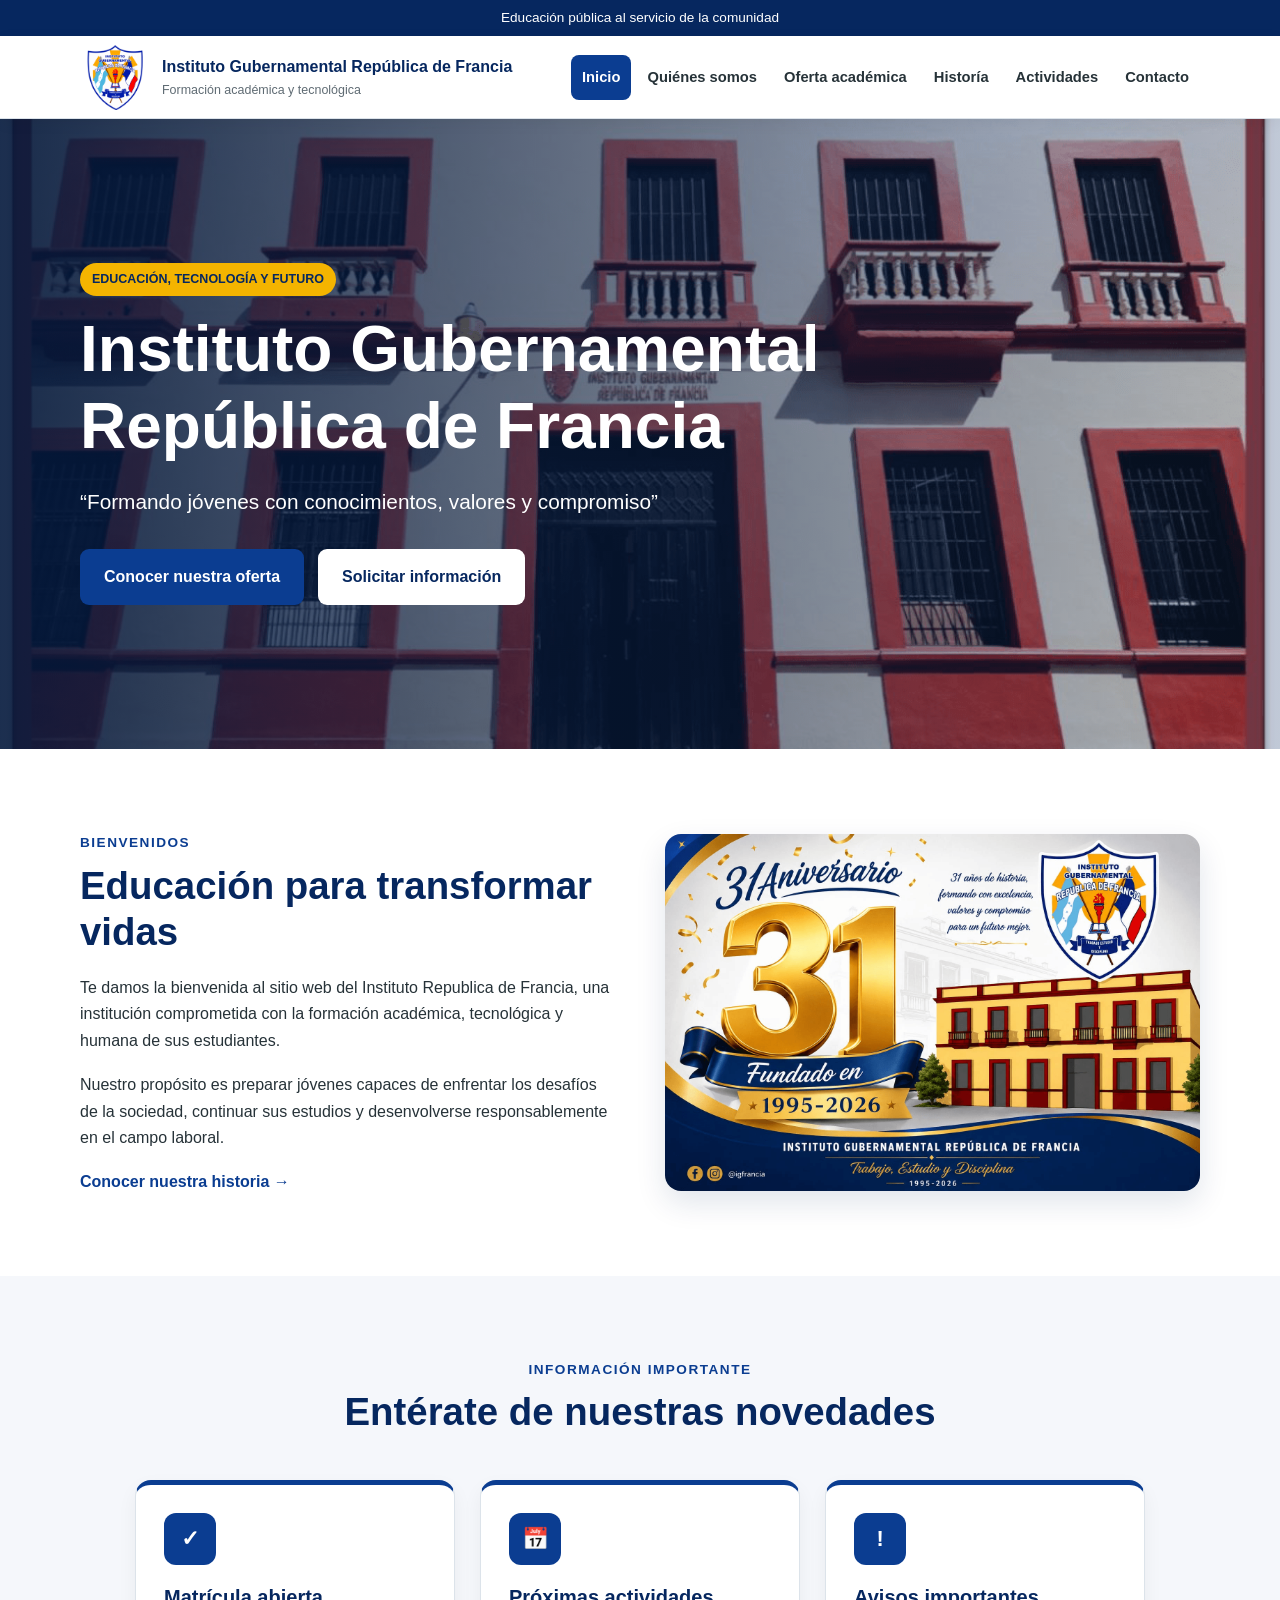
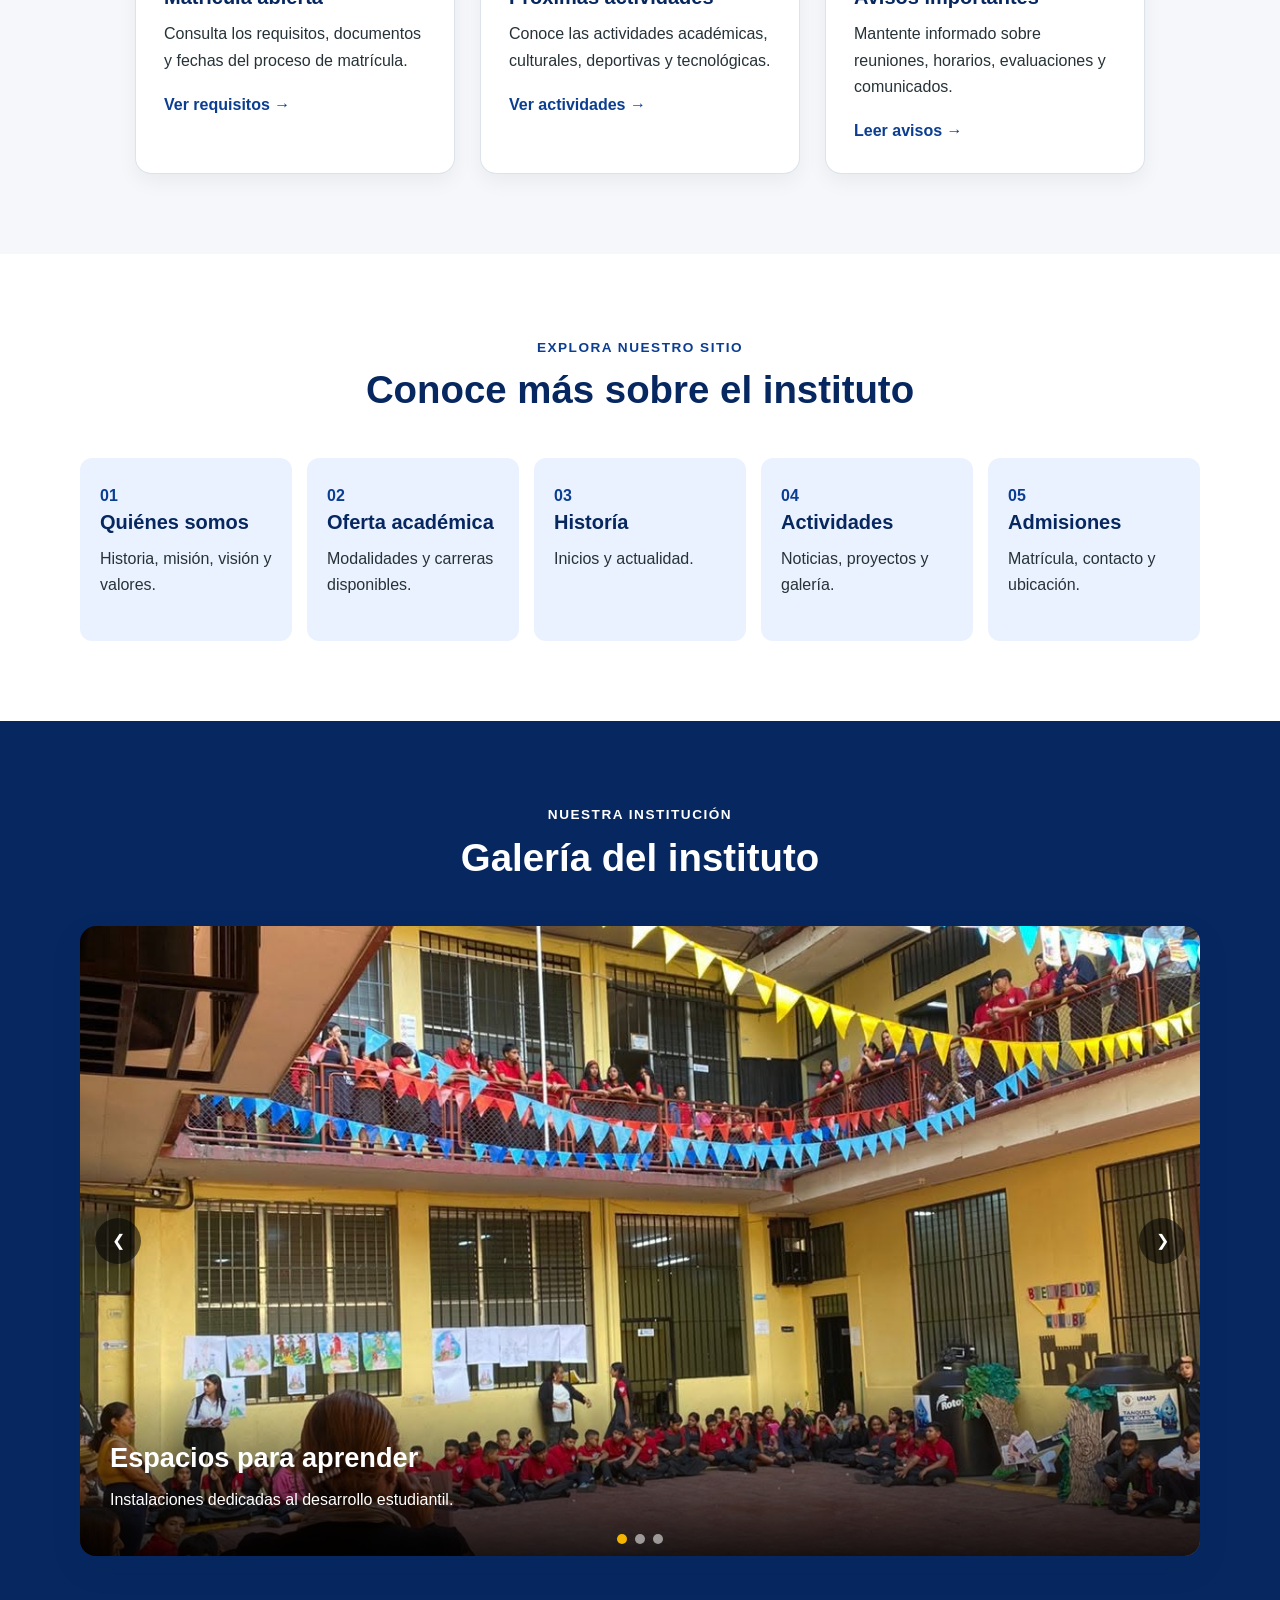
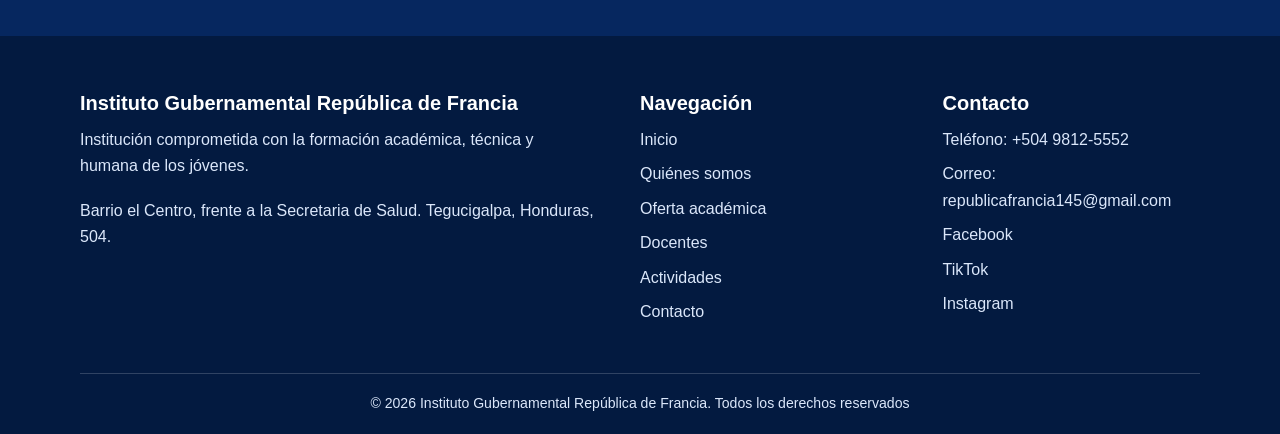
<file: index.html>
<!doctype html>
<html lang="es">
  <head>
    <meta charset="UTF-8" />
    <meta name="viewport" content="width=device-width, initial-scale=1.0" />

    <meta
      name="description"
      content="Sitio web oficial del Instituto Gubernamental República de Francia."
    />

    <title>Inicio | IGRF</title>

    <link rel="stylesheet" href="css/estilo.css" />
    <script src="js/script.js" defer></script>
  </head>

  <body>
    <!-- El encabezado se carga desde script.js -->
    <div id="encabezado"></div>

    <main>
      <!-- Banner principal -->
      <section class="hero hero-inicio">
        <div class="hero-contenido contenedor">
          <span class="etiqueta">Educación, tecnología y futuro</span>

          <h1>Instituto Gubernamental República de Francia</h1>

          <p class="lema">
            “Formando jóvenes con conocimientos, valores y compromiso”
          </p>

          <div class="grupo-botones">
            <a href="oferta_academica.html" class="boton boton-primario">
              Conocer nuestra oferta
            </a>

            <a href="contacto.html" class="boton boton-secundario">
              Solicitar información
            </a>
          </div>
        </div>
      </section>

      <!-- Mensaje de bienvenida -->
      <section class="seccion">
        <div class="contenedor dos-columnas">
          <div>
            <span class="subtitulo">Bienvenidos</span>

            <h2>Educación para transformar vidas</h2>

            <p>
              Te damos la bienvenida al sitio web del Instituto Republica de
              Francia, una institución comprometida con la formación académica,
              tecnológica y humana de sus estudiantes.
            </p>

            <p>
              Nuestro propósito es preparar jóvenes capaces de enfrentar los
              desafíos de la sociedad, continuar sus estudios y desenvolverse
              responsablemente en el campo laboral.
            </p>

            <a href="historia.html" class="enlace-destacado">
              Conocer nuestra historia →
            </a>
          </div>

          <div class="imagen-marco">
            <img
              src="img/instalaciones/aniversario.png"
              alt="Instalaciones del instituto"
            />
          </div>
        </div>
      </section>

      <!-- Información destacada -->
      <section class="seccion fondo-claro">
        <div class="contenedor">
          <div class="titulo-seccion">
            <span class="subtitulo">Información importante</span>
            <h2>Entérate de nuestras novedades</h2>
          </div>

          <div class="rejilla-tres">
            <article class="tarjeta tarjeta-destacada">
              <div class="icono-tarjeta">✓</div>
              <h3>Matrícula abierta</h3>
              <p>
                Consulta los requisitos, documentos y fechas del proceso de
                matrícula.
              </p>
              <a href="contacto.html">Ver requisitos →</a>
            </article>

            <article class="tarjeta tarjeta-destacada">
              <div class="icono-tarjeta">📅</div>
              <h3>Próximas actividades</h3>
              <p>
                Conoce las actividades académicas, culturales, deportivas y
                tecnológicas.
              </p>
              <a href="actividades.html">Ver actividades →</a>
            </article>

            <article class="tarjeta tarjeta-destacada">
              <div class="icono-tarjeta">!</div>
              <h3>Avisos importantes</h3>
              <p>
                Mantente informado sobre reuniones, horarios, evaluaciones y
                comunicados.
              </p>
              <a href="actividades.html">Leer avisos →</a>
            </article>
          </div>
        </div>
      </section>

      <!-- Acceso a las demás páginas -->
      <section class="seccion">
        <div class="contenedor">
          <div class="titulo-seccion">
            <span class="subtitulo">Explora nuestro sitio</span>
            <h2>Conoce más sobre el instituto</h2>
          </div>

          <div class="rejilla-enlaces">
            <a href="quienes_somos.html" class="tarjeta-enlace">
              <span>01</span>
              <h3>Quiénes somos</h3>
              <p>Historia, misión, visión y valores.</p>
            </a>

            <a href="oferta_academica.html" class="tarjeta-enlace">
              <span>02</span>
              <h3>Oferta académica</h3>
              <p>Modalidades y carreras disponibles.</p>
            </a>

            <a href="historia.html" class="tarjeta-enlace">
              <span>03</span>
              <h3>Historía</h3>
              <p>Inicios y actualidad.</p>
            </a>

            <a href="actividades.html" class="tarjeta-enlace">
              <span>04</span>
              <h3>Actividades</h3>
              <p>Noticias, proyectos y galería.</p>
            </a>

            <a href="contacto.html" class="tarjeta-enlace">
              <span>05</span>
              <h3>Admisiones</h3>
              <p>Matrícula, contacto y ubicación.</p>
            </a>
          </div>
        </div>
      </section>

      <!-- Carrusel -->
      <section class="seccion fondo-oscuro">
        <div class="contenedor">
          <div class="titulo-seccion titulo-blanco">
            <span class="subtitulo">Nuestra institución</span>
            <h2>Galería del instituto</h2>
          </div>

          <div class="carrusel">
            <div class="diapositiva activa">
              <img
                src="img/actividades/2.jpg"
                alt="Entrada del Instituto República de Francia"
              />

              <div class="texto-diapositiva">
                <h3>Espacios para aprender</h3>
                <p>Instalaciones dedicadas al desarrollo estudiantil.</p>
              </div>
            </div>

            <div class="diapositiva">
              <img
                src="img/actividades/labinformatica.png"
                alt="Laboratorio de informática"
              />

              <div class="texto-diapositiva">
                <h3>Tecnología educativa</h3>
                <p>Laboratorios para fortalecer las competencias digitales.</p>
              </div>
            </div>

            <div class="diapositiva">
              <img
                src="img/actividades/1.jpg"
                alt="Entrada del Instituto República de Francia"
              />

              <div class="texto-diapositiva">
                <h3>Formación integral</h3>
                <p>Actividades académicas, deportivas y culturales.</p>
              </div>
            </div>

            <button
              class="control-carrusel anterior"
              aria-label="Imagen anterior"
            >
              ❮
            </button>

            <button
              class="control-carrusel siguiente"
              aria-label="Imagen siguiente"
            >
              ❯
            </button>

            <div class="indicadores-carrusel" data-indicadores></div>
          </div>
        </div>
      </section>
    </main>

    <!-- El pie de página se carga desde script.js -->
    <div id="pie-pagina"></div>
  </body>
</html>
</file>
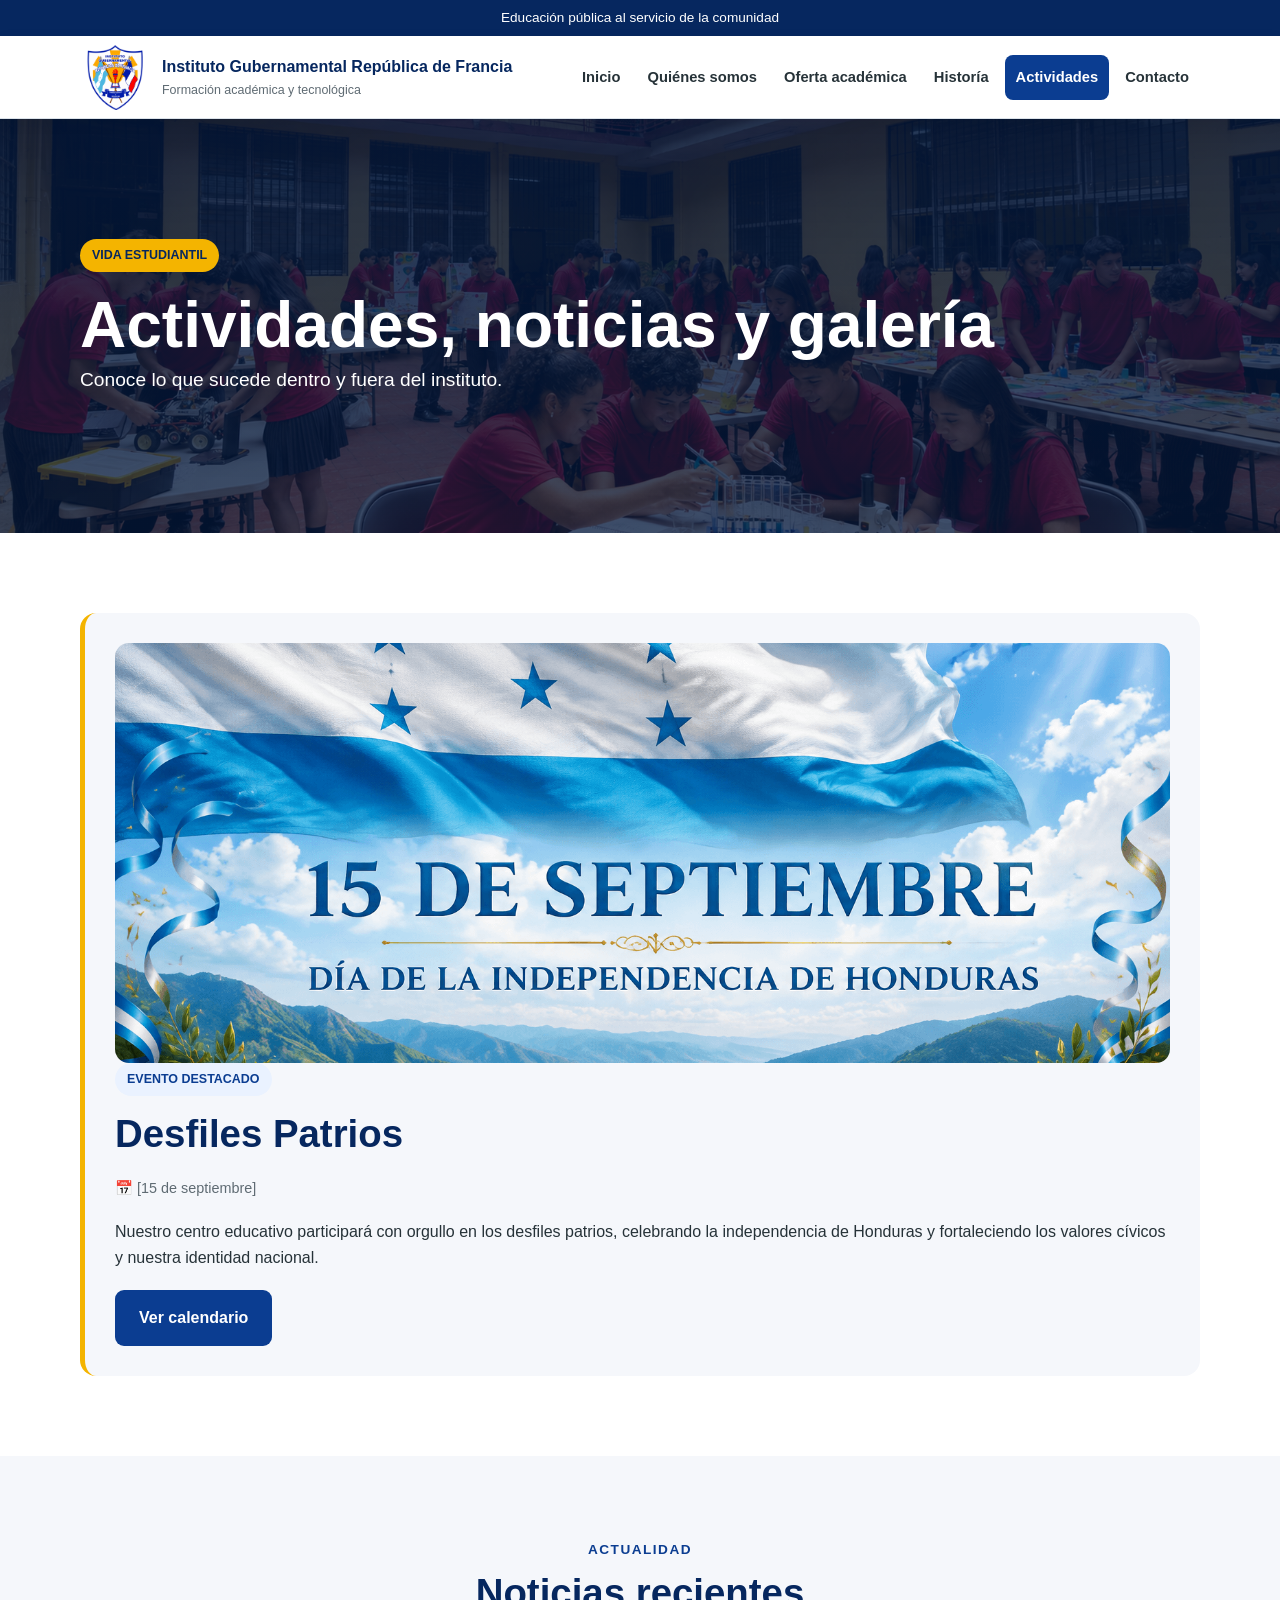
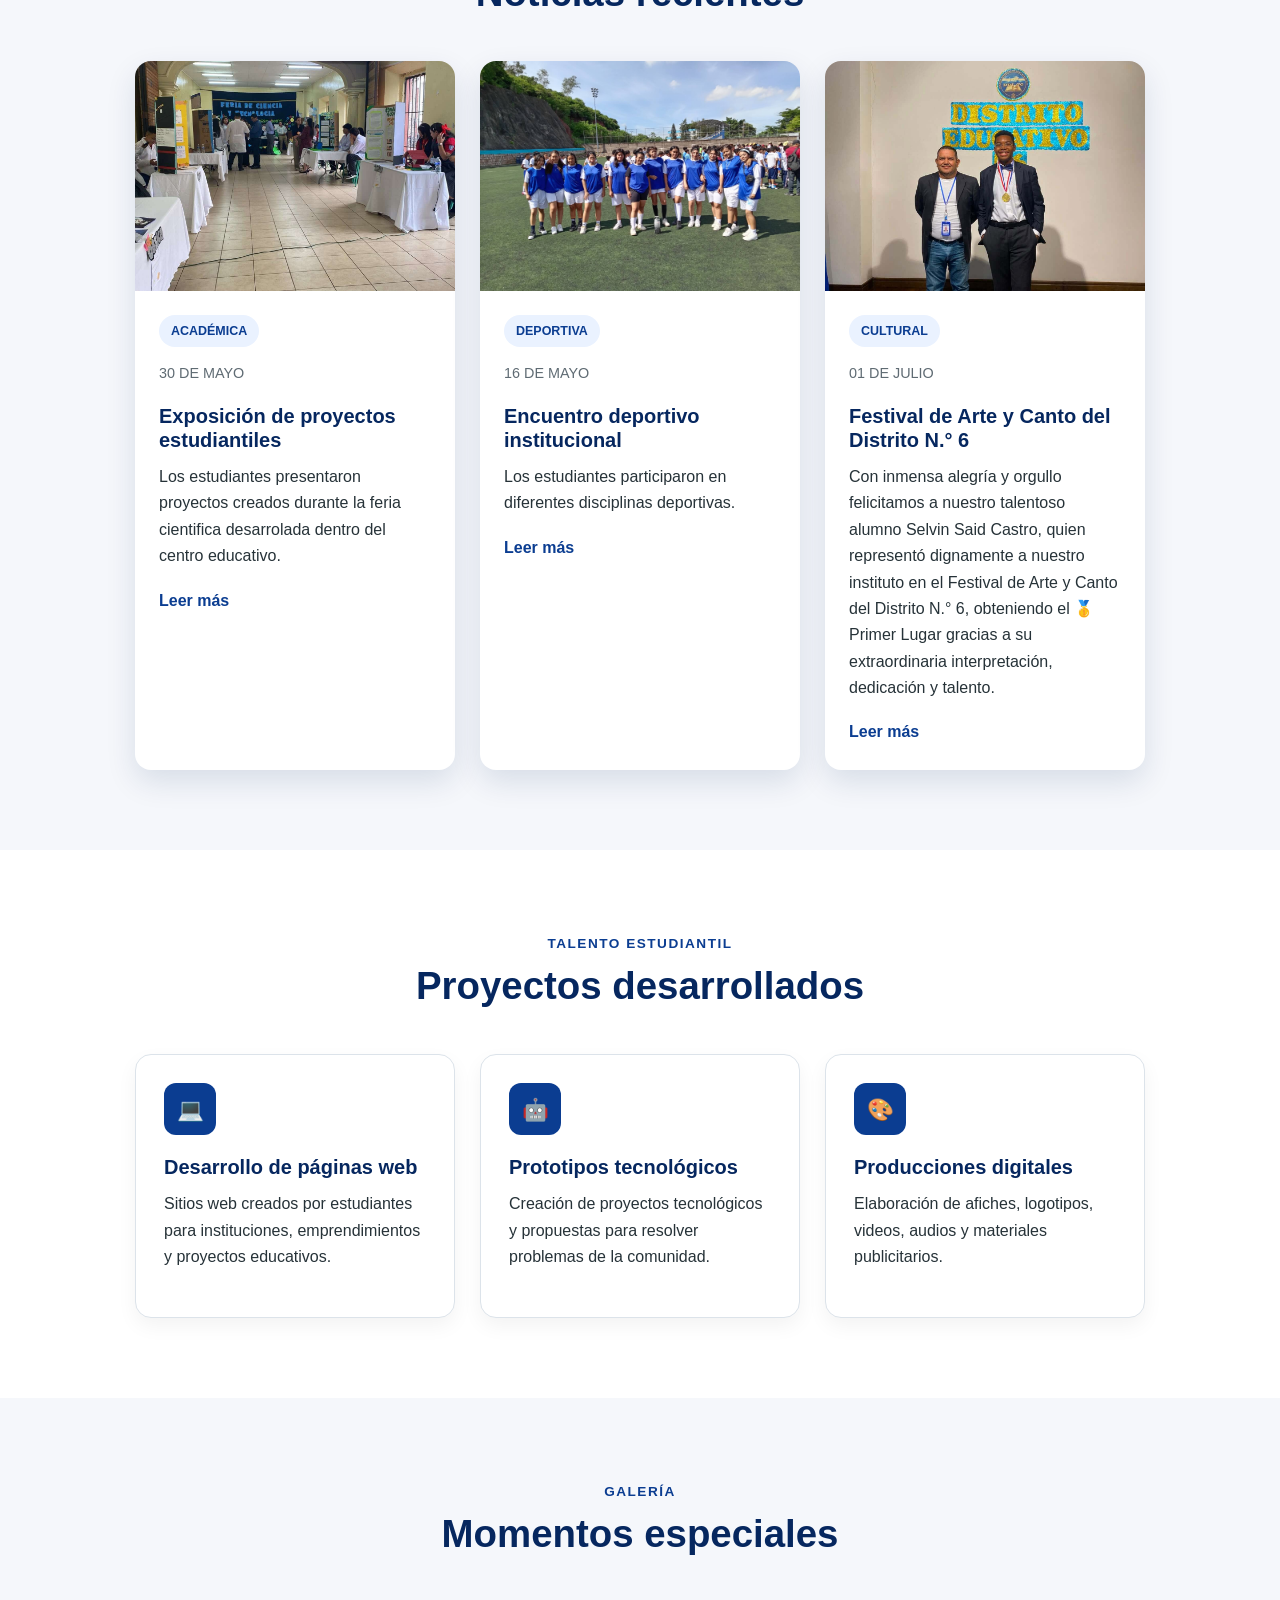
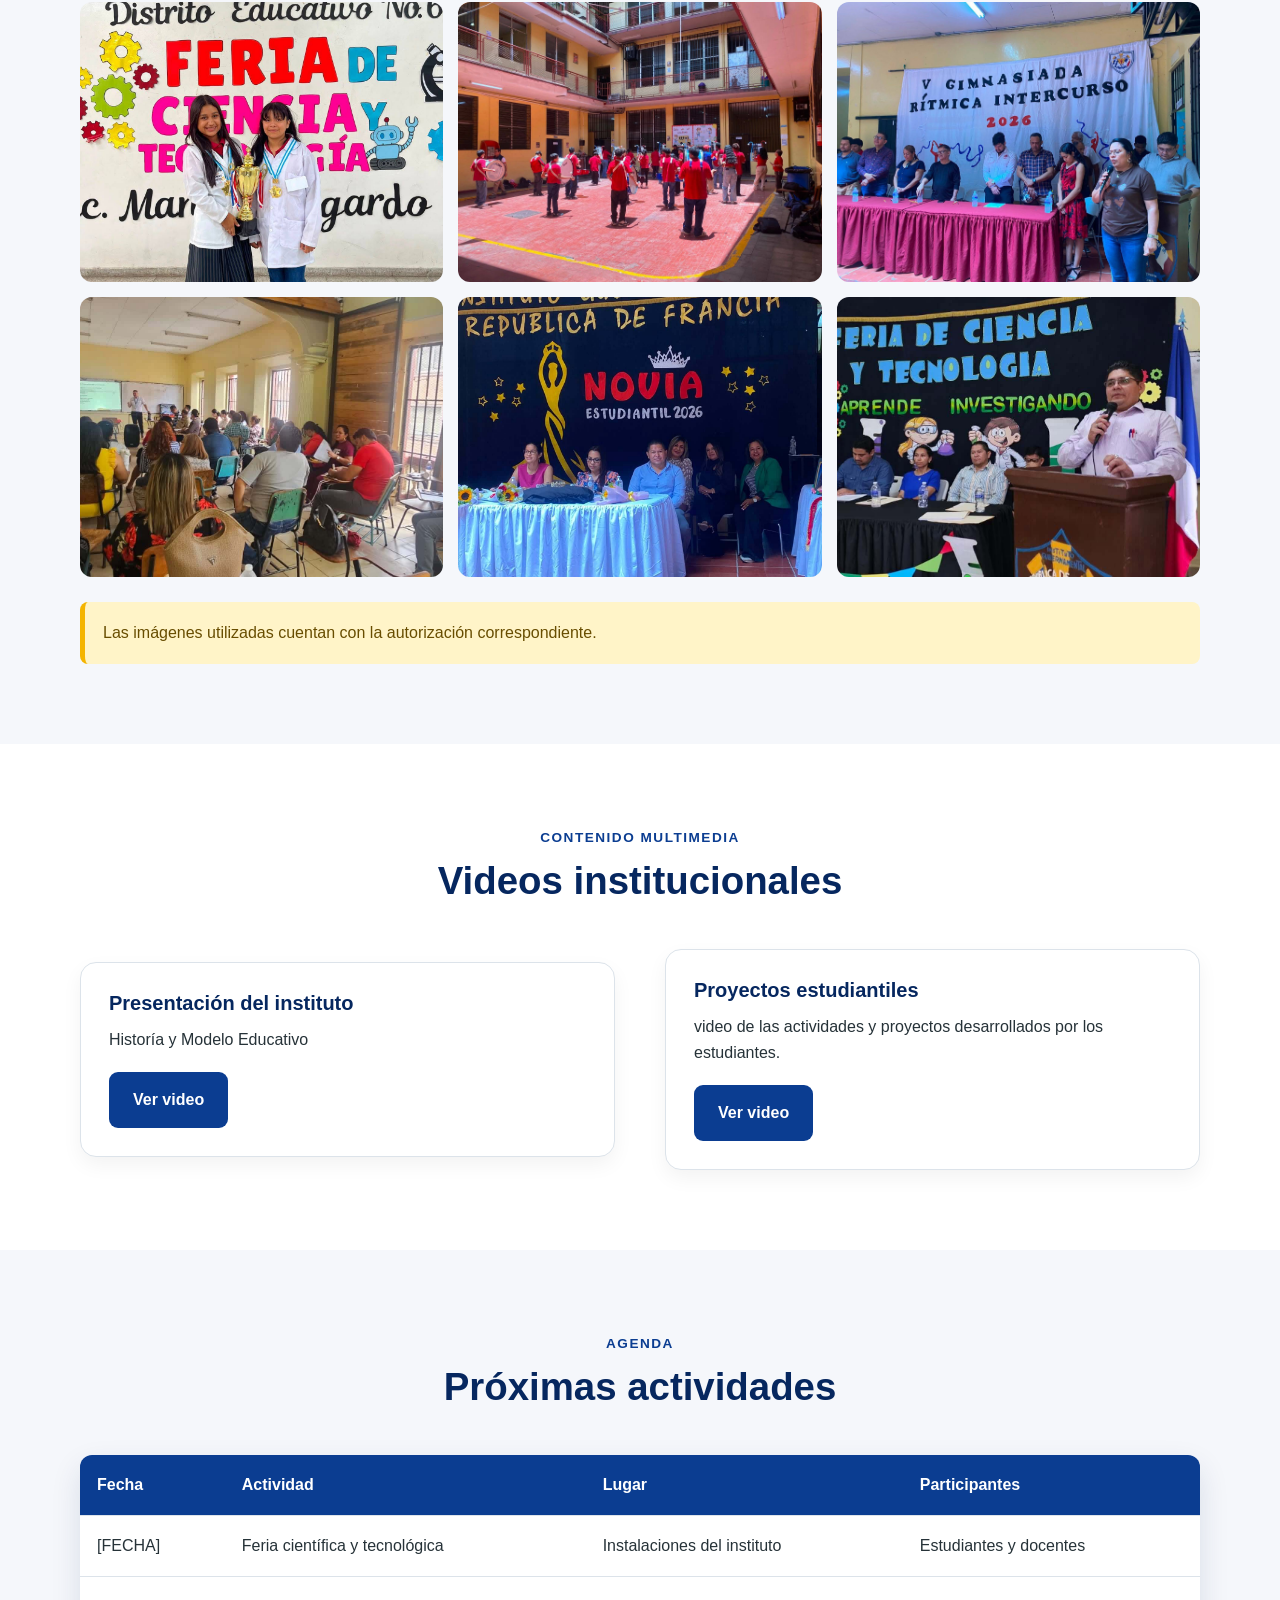
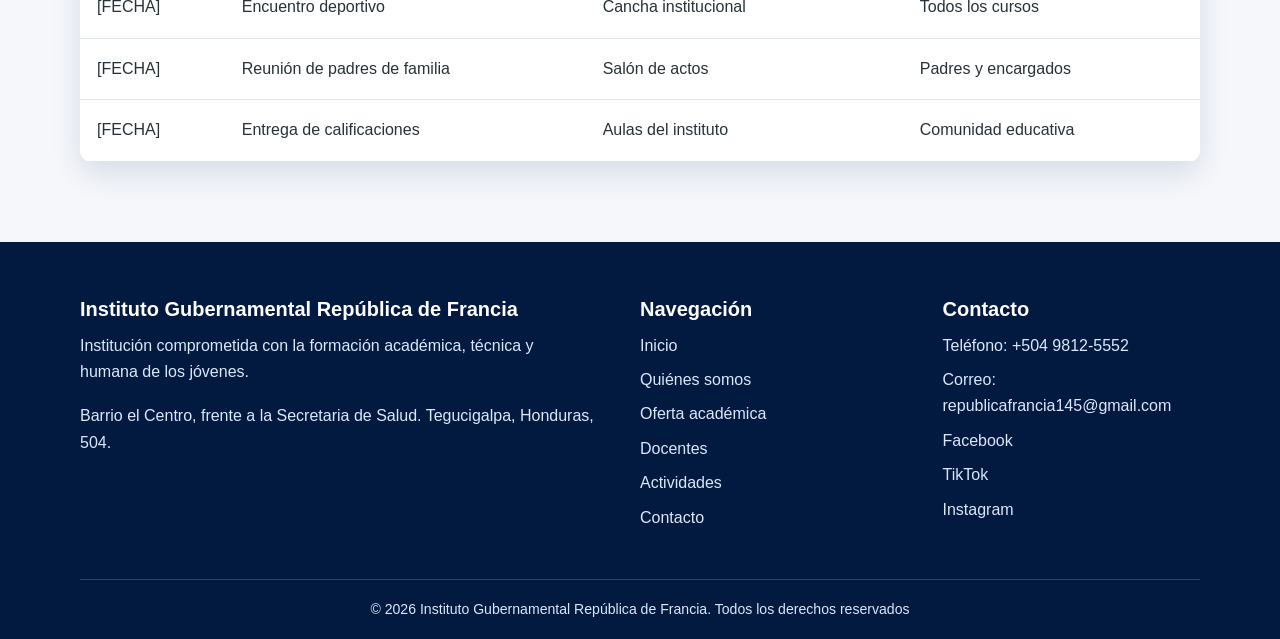
<file: actividades.html>
<!doctype html>
<html lang="es">
  <head>
    <meta charset="UTF-8" />
    <meta name="viewport" content="width=device-width, initial-scale=1.0" />

    <title>Actividades y noticias | ITMRA</title>

    <link rel="stylesheet" href="css/estilo.css" />
    <script src="js/script.js" defer></script>
  </head>

  <body>
    <div id="encabezado"></div>

    <main>
      <section class="banner-interior banner-actividades">
        <div class="contenedor">
          <span class="etiqueta">Vida estudiantil</span>
          <h1>Actividades, noticias y galería</h1>
          <p>Conoce lo que sucede dentro y fuera del instituto.</p>
        </div>
      </section>

      <!-- Evento destacado -->
      <section class="seccion">
        <div class="contenedor">
          <article class="evento-destacado">
            <img
              src="img/actividades/15sept.png"
              alt="Evento destacado del instituto"
            />

            <div>
              <span class="etiqueta-azul">Evento destacado</span>
              <h2>Desfiles Patrios</h2>

              <p class="fecha">📅 [15 de septiembre]</p>

              <p>
                Nuestro centro educativo participará con orgullo en los desfiles
                patrios, celebrando la independencia de Honduras y fortaleciendo
                los valores cívicos y nuestra identidad nacional.
              </p>

              <a href="#calendario" class="boton boton-primario">
                Ver calendario
              </a>
            </div>
          </article>
        </div>
      </section>

      <!-- Noticias -->
      <section class="seccion fondo-claro">
        <div class="contenedor">
          <div class="titulo-seccion">
            <span class="subtitulo">Actualidad</span>
            <h2>Noticias recientes</h2>
          </div>

          <div class="rejilla-tres">
            <article class="tarjeta-noticia">
              <img src="img/actividades/feri22.jpg" alt="Actividad académica" />

              <div class="contenido-noticia">
                <span class="categoria">Académica</span>
                <p class="fecha">30 DE MAYO</p>
                <h3>Exposición de proyectos estudiantiles</h3>

                <p>
                  Los estudiantes presentaron proyectos creados durante la feria
                  cientifica desarrolada dentro del centro educativo.
                </p>

                <div class="noticia-ampliada">
                  <p>
                    La actividad permitió demostrar los conocimientos y
                    habilidades ciencias naturales, investigación y trabajo
                    colaborativo.
                  </p>
                </div>

                <button class="boton-ampliar" aria-expanded="false">
                  Leer más
                </button>
              </div>
            </article>

            <article class="tarjeta-noticia">
              <img
                src="img/actividades/futfem.jpeg"
                alt="Actividad deportiva"
              />

              <div class="contenido-noticia">
                <span class="categoria">Deportiva</span>
                <p class="fecha">16 DE MAYO</p>
                <h3>Encuentro deportivo institucional</h3>

                <p>
                  Los estudiantes participaron en diferentes disciplinas
                  deportivas.
                </p>

                <div class="noticia-ampliada">
                  <p>
                    La jornada promovió la convivencia, el trabajo en equipo, el
                    respeto y los hábitos saludables.
                  </p>
                </div>

                <button class="boton-ampliar" aria-expanded="false">
                  Leer más
                </button>
              </div>
            </article>

            <article class="tarjeta-noticia">
              <img
                src="img/actividades/fest1 (1).jpg"
                alt="Actividad cultural"
              />

              <div class="contenido-noticia">
                <span class="categoria">Cultural</span>
                <p class="fecha">01 DE JULIO</p>
                <h3>Festival de Arte y Canto del Distrito N.° 6</h3>

                <p>
                  Con inmensa alegría y orgullo felicitamos a nuestro talentoso
                  alumno Selvin Said Castro, quien representó dignamente a
                  nuestro instituto en el Festival de Arte y Canto del Distrito
                  N.° 6, obteniendo el 🥇 Primer Lugar gracias a su
                  extraordinaria interpretación, dedicación y talento.
                </p>

                <div class="noticia-ampliada">
                  <p>
                    Este importante triunfo le otorga el honor de representar al
                    Distrito N.° 6 en la siguiente etapa del certamen Toda la
                    comunidad educativa del Instituto República de Francia se
                    siente profundamente orgullosa de este logro y le desea el
                    mayor de los éxitos en su próxima presentación.
                  </p>
                </div>

                <button class="boton-ampliar" aria-expanded="false">
                  Leer más
                </button>
              </div>
            </article>
          </div>
        </div>
      </section>

      <!-- Proyectos -->
      <section class="seccion">
        <div class="contenedor">
          <div class="titulo-seccion">
            <span class="subtitulo">Talento estudiantil</span>
            <h2>Proyectos desarrollados</h2>
          </div>

          <div class="rejilla-tres">
            <article class="tarjeta">
              <div class="icono-tarjeta">💻</div>
              <h3>Desarrollo de páginas web</h3>
              <p>
                Sitios web creados por estudiantes para instituciones,
                emprendimientos y proyectos educativos.
              </p>
            </article>

            <article class="tarjeta">
              <div class="icono-tarjeta">🤖</div>
              <h3>Prototipos tecnológicos</h3>
              <p>
                Creación de proyectos tecnológicos y propuestas para resolver
                problemas de la comunidad.
              </p>
            </article>

            <article class="tarjeta">
              <div class="icono-tarjeta">🎨</div>
              <h3>Producciones digitales</h3>
              <p>
                Elaboración de afiches, logotipos, videos, audios y materiales
                publicitarios.
              </p>
            </article>
          </div>
        </div>
      </section>

      <!-- Galería -->
      <section class="seccion fondo-claro">
        <div class="contenedor">
          <div class="titulo-seccion">
            <span class="subtitulo">Galería</span>
            <h2>Momentos especiales</h2>
          </div>

          <div class="galeria galeria-grande">
            <img src="img/galeria/feria.jpg" alt="feria cientifica" />

            <img src="img/galeria/banda.jpg" alt="banda" />

            <img src="img/galeria/gimnasiada.jpg" alt="gimnasiada" />

            <img src="img/galeria/doc23 (1).jpg" alt="Celebra" />

            <img src="img/galeria/doce24 (1).jpg" alt="Celebra12" />

            <img
              src="img/galeria/doc25 (1).jpg"
              alt="Celebración institucional"
            />
          </div>

          <div class="advertencia">
            Las imágenes utilizadas cuentan con la autorización correspondiente.
          </div>
        </div>
      </section>

      <!-- Videos -->
      <section class="seccion">
        <div class="contenedor">
          <div class="titulo-seccion">
            <span class="subtitulo">Contenido multimedia</span>
            <h2>Videos institucionales</h2>
          </div>

          <div class="rejilla-dos">
            <article class="tarjeta">
              <h3>Presentación del instituto</h3>
              <p>Historía y Modelo Educativo</p>
              <a
                href="videos/igrf.mp4"
                class="boton boton-primario"
                target="_blank"
              >
                Ver video
              </a>
            </article>

            <article class="tarjeta">
              <h3>Proyectos estudiantiles</h3>
              <p>
                video de las actividades y proyectos desarrollados por los
                estudiantes.
              </p>
              <a href="#" class="boton boton-primario"> Ver video </a>
            </article>
          </div>
        </div>
      </section>

      <!-- Calendario -->
      <section class="seccion fondo-claro" id="calendario">
        <div class="contenedor">
          <div class="titulo-seccion">
            <span class="subtitulo">Agenda</span>
            <h2>Próximas actividades</h2>
          </div>

          <div class="tabla-contenedor">
            <table>
              <thead>
                <tr>
                  <th>Fecha</th>
                  <th>Actividad</th>
                  <th>Lugar</th>
                  <th>Participantes</th>
                </tr>
              </thead>

              <tbody>
                <tr>
                  <td>[FECHA]</td>
                  <td>Feria científica y tecnológica</td>
                  <td>Instalaciones del instituto</td>
                  <td>Estudiantes y docentes</td>
                </tr>

                <tr>
                  <td>[FECHA]</td>
                  <td>Encuentro deportivo</td>
                  <td>Cancha institucional</td>
                  <td>Todos los cursos</td>
                </tr>

                <tr>
                  <td>[FECHA]</td>
                  <td>Reunión de padres de familia</td>
                  <td>Salón de actos</td>
                  <td>Padres y encargados</td>
                </tr>

                <tr>
                  <td>[FECHA]</td>
                  <td>Entrega de calificaciones</td>
                  <td>Aulas del instituto</td>
                  <td>Comunidad educativa</td>
                </tr>
              </tbody>
            </table>
          </div>
        </div>
      </section>
    </main>

    <div id="pie-pagina"></div>
  </body>
</html>
</file>
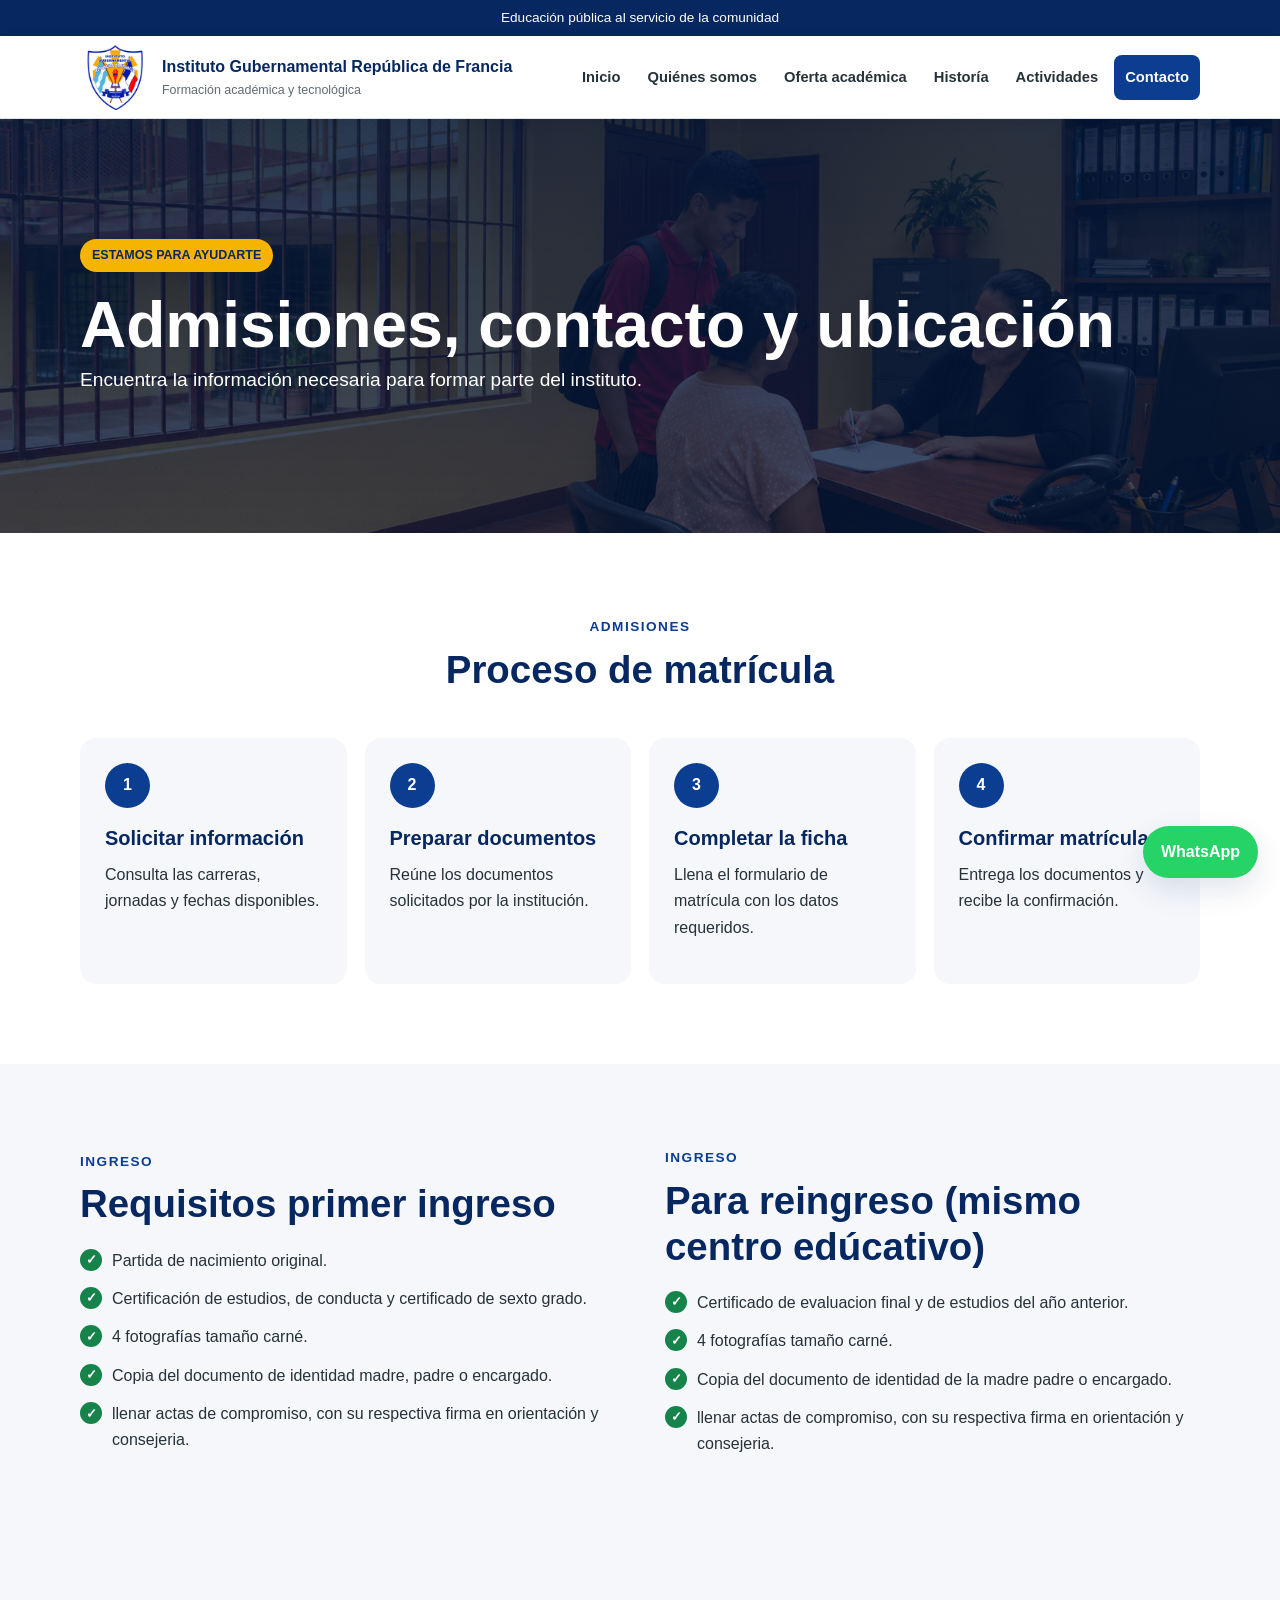
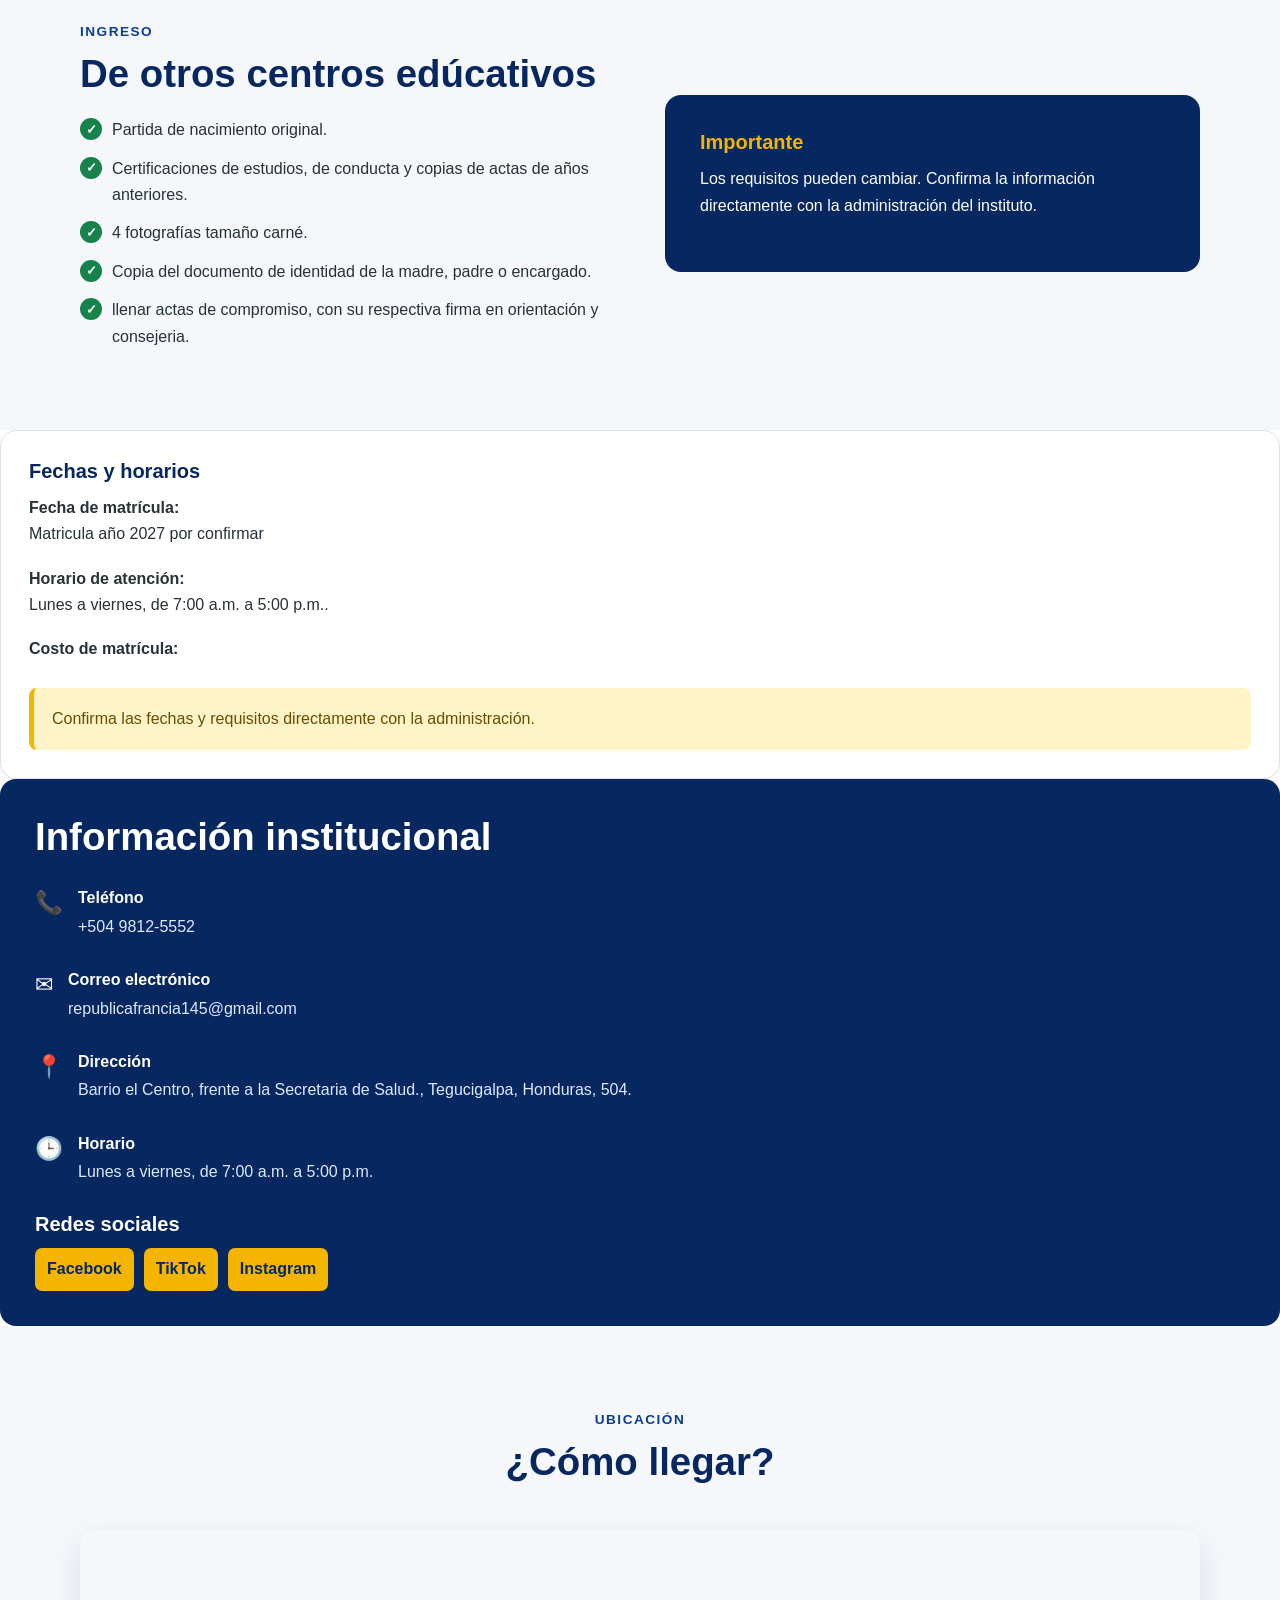
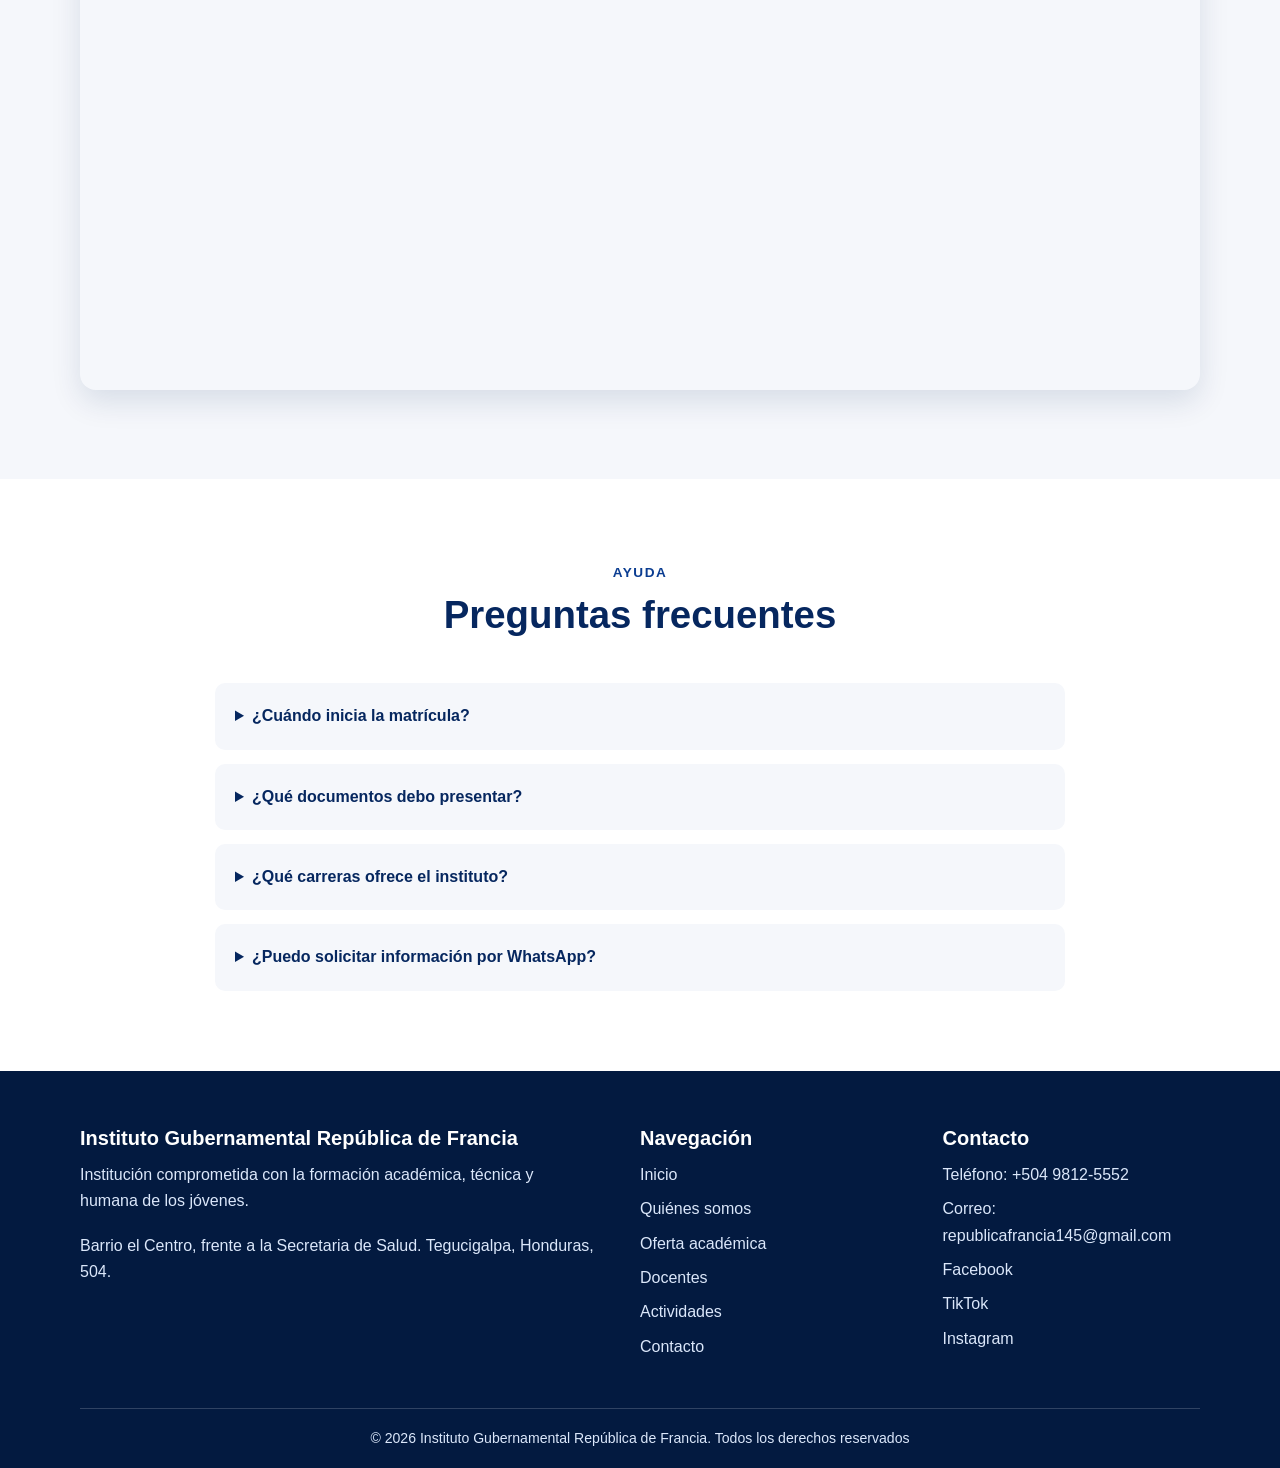
<file: contacto.html>
<!doctype html>
<html lang="es">
  <head>
    <meta charset="UTF-8" />
    <meta name="viewport" content="width=device-width, initial-scale=1.0" />

    <title>Admisiones y contacto | ITMRA</title>

    <link rel="stylesheet" href="css/estilo.css" />
    <script src="js/script.js" defer></script>
  </head>

  <body>
    <div id="encabezado"></div>

    <main>
      <section class="banner-interior banner-contacto">
        <div class="contenedor">
          <span class="etiqueta">Estamos para ayudarte</span>
          <h1>Admisiones, contacto y ubicación</h1>
          <p>
            Encuentra la información necesaria para formar parte del instituto.
          </p>
        </div>
      </section>

      <!-- Proceso de matrícula -->
      <section class="seccion">
        <div class="contenedor">
          <div class="titulo-seccion">
            <span class="subtitulo">Admisiones</span>
            <h2>Proceso de matrícula</h2>
          </div>

          <div class="pasos">
            <article class="paso">
              <span>1</span>
              <h3>Solicitar información</h3>
              <p>Consulta las carreras, jornadas y fechas disponibles.</p>
            </article>

            <article class="paso">
              <span>2</span>
              <h3>Preparar documentos</h3>
              <p>Reúne los documentos solicitados por la institución.</p>
            </article>

            <article class="paso">
              <span>3</span>
              <h3>Completar la ficha</h3>
              <p>Llena el formulario de matrícula con los datos requeridos.</p>
            </article>

            <article class="paso">
              <span>4</span>
              <h3>Confirmar matrícula</h3>
              <p>Entrega los documentos y recibe la confirmación.</p>
            </article>
          </div>
        </div>
      </section>

          <!-- Requisitos -->
      <section class="seccion fondo-claro">
        <div class="contenedor rejilla-dos">
          <div>
            <span class="subtitulo">Ingreso</span>
            <h2>Requisitos primer ingreso</h2>

            <ul class="lista-verificacion">
              <li>Partida de nacimiento original.</li>
              <li>
                Certificación de estudios, de conducta y certificado de sexto
                grado.
              </li>
              <li>4 fotografías tamaño carné.</li>
              <li>
                Copia del documento de identidad madre, padre o encargado.
              </li>
              <li>
                llenar actas de compromiso, con su respectiva firma en
                orientación y consejeria.
              </li>
            </ul>
          </div>

          <div>
            <span class="subtitulo">Ingreso</span>
            <h2>Para reingreso (mismo centro edúcativo)</h2>

            <ul class="lista-verificacion">
              <li>
                Certificado de evaluacion final y de estudios del año anterior.
              </li>
              <li>4 fotografías tamaño carné.</li>
              <li>
                Copia del documento de identidad de la madre padre o encargado.
              </li>
              <li>
                llenar actas de compromiso, con su respectiva firma en
                orientación y consejeria.
              </li>
            </ul>
          </div>
        </div>
      </section>

      <section class="seccion fondo-claro">
        <div class="contenedor rejilla-dos">
          <div>
            <span class="subtitulo">Ingreso</span>
            <h2>De otros centros edúcativos</h2>

            <ul class="lista-verificacion">
              <li>Partida de nacimiento original.</li>
              <li>
                Certificaciones de estudios, de conducta y copias de actas de
                años anteriores.
              </li>
              <li>4 fotografías tamaño carné.</li>
              <li>
                Copia del documento de identidad de la madre, padre o encargado.
              </li>
              <li>
                llenar actas de compromiso, con su respectiva firma en
                orientación y consejeria.
              </li>
            </ul>
          </div>

          <div class="nota">
            <h3>Importante</h3>
            <p>
              Los requisitos pueden cambiar. Confirma la información
              directamente con la administración del instituto.
            </p>
            
          </div>
        </div>
      </section>

          <div class="tarjeta">
            <h3>Fechas y horarios</h3>

            <p>
              <strong>Fecha de matrícula:</strong><br />
              Matricula año 2027 por confirmar
            </p>

            <p>
              <strong>Horario de atención:</strong><br />
              Lunes a viernes, de 7:00 a.m. a 5:00 p.m..
            </p>

            <p><strong>Costo de matrícula:</strong><br /></p>

            <div class="advertencia">
              Confirma las fechas y requisitos directamente con la
              administración.
            </div>
          </div>
        </div>
      </section>

      <!-- Formulario 
      <section class="seccion">
        <div class="contenedor contacto-rejilla">
          <div>
            <span class="subtitulo">Escríbenos</span>
            <h2>Formulario de contacto</h2>

            <p>
              Completa el formulario para solicitar información sobre matrícula,
              carreras o actividades institucionales.
            </p>

            <form id="formulario-contacto" class="formulario">
              <div class="campo">
                <label for="nombre">Nombre completo</label>
                <input
                  type="text"
                  id="nombre"
                  name="nombre"
                  placeholder="Escriba su nombre"
                  required
                />
              </div>

              <div class="fila-formulario">
                <div class="campo">
                  <label for="correo">Correo electrónico</label>
                  <input
                    type="email"
                    id="correo"
                    name="correo"
                    placeholder="ejemplo@correo.com"
                    required
                  />
                </div>

                <div class="campo">
                  <label for="telefono">Número de teléfono</label>
                  <input
                    type="tel"
                    id="telefono"
                    name="telefono"
                    placeholder="9999-9999"
                    required
                  />
                </div>
              </div>

              <div class="campo">
                <label for="asunto">Asunto</label>

                <select id="asunto" name="asunto" required>
                  <option value="">Seleccione una opción</option>
                  <option value="matricula">Matrícula</option>
                  <option value="carreras">Oferta académica</option>
                  <option value="documentos">Documentos</option>
                  <option value="horarios">Horarios</option>
                  <option value="otro">Otro asunto</option>
                </select>
              </div>

              <div class="campo">
                <label for="mensaje">Mensaje</label>

                <textarea
                  id="mensaje"
                  name="mensaje"
                  rows="6"
                  placeholder="Escriba su consulta"
                  required
                ></textarea>
              </div>

              <button type="submit" class="boton boton-primario">
                Enviar mensaje
              </button>
            </form>

            <div id="mensaje-exito" class="mensaje-exito" hidden>
              ✓ Su mensaje fue preparado correctamente. La institución se
              comunicará con usted.
            </div>

            <div class="advertencia">
              Este formulario es una demostración. Para enviar los datos
              realmente se deberá conectar con PHP, una base de datos o un
              servicio de formularios.
            </div>
          </div> -->

          <!-- Información de contacto -->
          <aside class="informacion-contacto">
            <h2>Información institucional</h2>

            <div class="dato-contacto">
              <span>📞</span>
              <div>
                <strong>Teléfono</strong>
                <p>+504 9812-5552</p>
              </div>
            </div>

            <div class="dato-contacto">
              <span>✉</span>
              <div>
                <strong>Correo electrónico</strong>
                <p>republicafrancia145@gmail.com</p>
              </div>
            </div>

            <div class="dato-contacto">
              <span>📍</span>
              <div>
                <strong>Dirección</strong>
                <p>
                  Barrio el Centro, frente a la Secretaria de Salud.,
                  Tegucigalpa, Honduras, 504.
                </p>
              </div>
            </div>

            <div class="dato-contacto">
              <span>🕒</span>
              <div>
                <strong>Horario</strong>
                <p>Lunes a viernes, de 7:00 a.m. a 5:00 p.m.</p>
              </div>
            </div>

            <h3>Redes sociales</h3>

            <div class="redes-contacto">
              <a
                href="https://www.facebook.com/p/IGRep%C3%BAblica-de-Francia-61558809134909/"
                target="_blank"
                >Facebook</a
              >
              <a
                href="https://www.tiktok.com/@igr.francia_oficial"
                target="_blank"
                >TikTok</a
              >
              <a href="https://www.instagram.com/igr.francia/" 
                 target="_blank"
                 >Instagram</a
                 >
            </div>
          </aside>
        </div>
      </section>

      <!-- Mapa -->
      <section class="seccion fondo-claro">
        <div class="contenedor">
          <div class="titulo-seccion">
            <span class="subtitulo">Ubicación</span>
            <h2>¿Cómo llegar?</h2>
          </div>

          <div class="mapa">
            <iframe
              src="https://www.google.com/maps/embed?pb=!1m17!1m12!1m3!1d764.
              5818199693291!2d-87.20762820741302!3d14.105808312073023!2m3!1f0
              !2f0!3f0!3m2!1i1024!2i768!4f13.1!3m2!1m1!2zMTTCsDA2JzIxLjUiTiA4
              N8KwMTInMjguMCJX!5e1!3m2!1ses-419!2shn!4v1787665506841!5m2!1ses-419!2shn"
              width="600"
              height="450"
              style="border: 0"
              allowfullscreen=""
              loading="lazy"
              referrerpolicy="strict-origin-when-cross-origin"
              title="Mapa de ubicación del instituto"
              loading="lazy"
            >
            </iframe>
          </div>
        </div>
      </section>

      <!-- Preguntas frecuentes -->
      <section class="seccion">
        <div class="contenedor contenedor-pequeno">
          <div class="titulo-seccion">
            <span class="subtitulo">Ayuda</span>
            <h2>Preguntas frecuentes</h2>
          </div>

          <div class="preguntas">
            <details>
              <summary>¿Cuándo inicia la matrícula?</summary>
              <p>
                Las fechas se publicarán en esta página y en las redes sociales
                oficiales del instituto.
              </p>
            </details>

            <details>
              <summary>¿Qué documentos debo presentar?</summary>
              <p>
                Debes presentar la partida de nacimiento, certificado de
                estudios, constancia de conducta, fotografías y documentos del
                encargado.
              </p>
            </details>

            <details>
              <summary>¿Qué carreras ofrece el instituto?</summary>
              <p>
                Consulta la página de oferta académica para conocer las carreras
                y modalidades disponibles.
              </p>
            </details>

            <details>
              <summary>¿Puedo solicitar información por WhatsApp?</summary>
              <p>
                Sí, siempre que el instituto haya habilitado un número
                institucional para atención al público.
              </p>
            </details>
          </div>
        </div>
      </section>

      <!-- Cambiar el número por el WhatsApp institucional -->
      <a
        href="https://wa.me/50498125552"
        class="boton-whatsapp"
        target="_blank"
        aria-label="Contactar por WhatsApp"
      >
        WhatsApp
      </a>
    </main>

    <div id="pie-pagina"></div>
  </body>
</html>
</file>
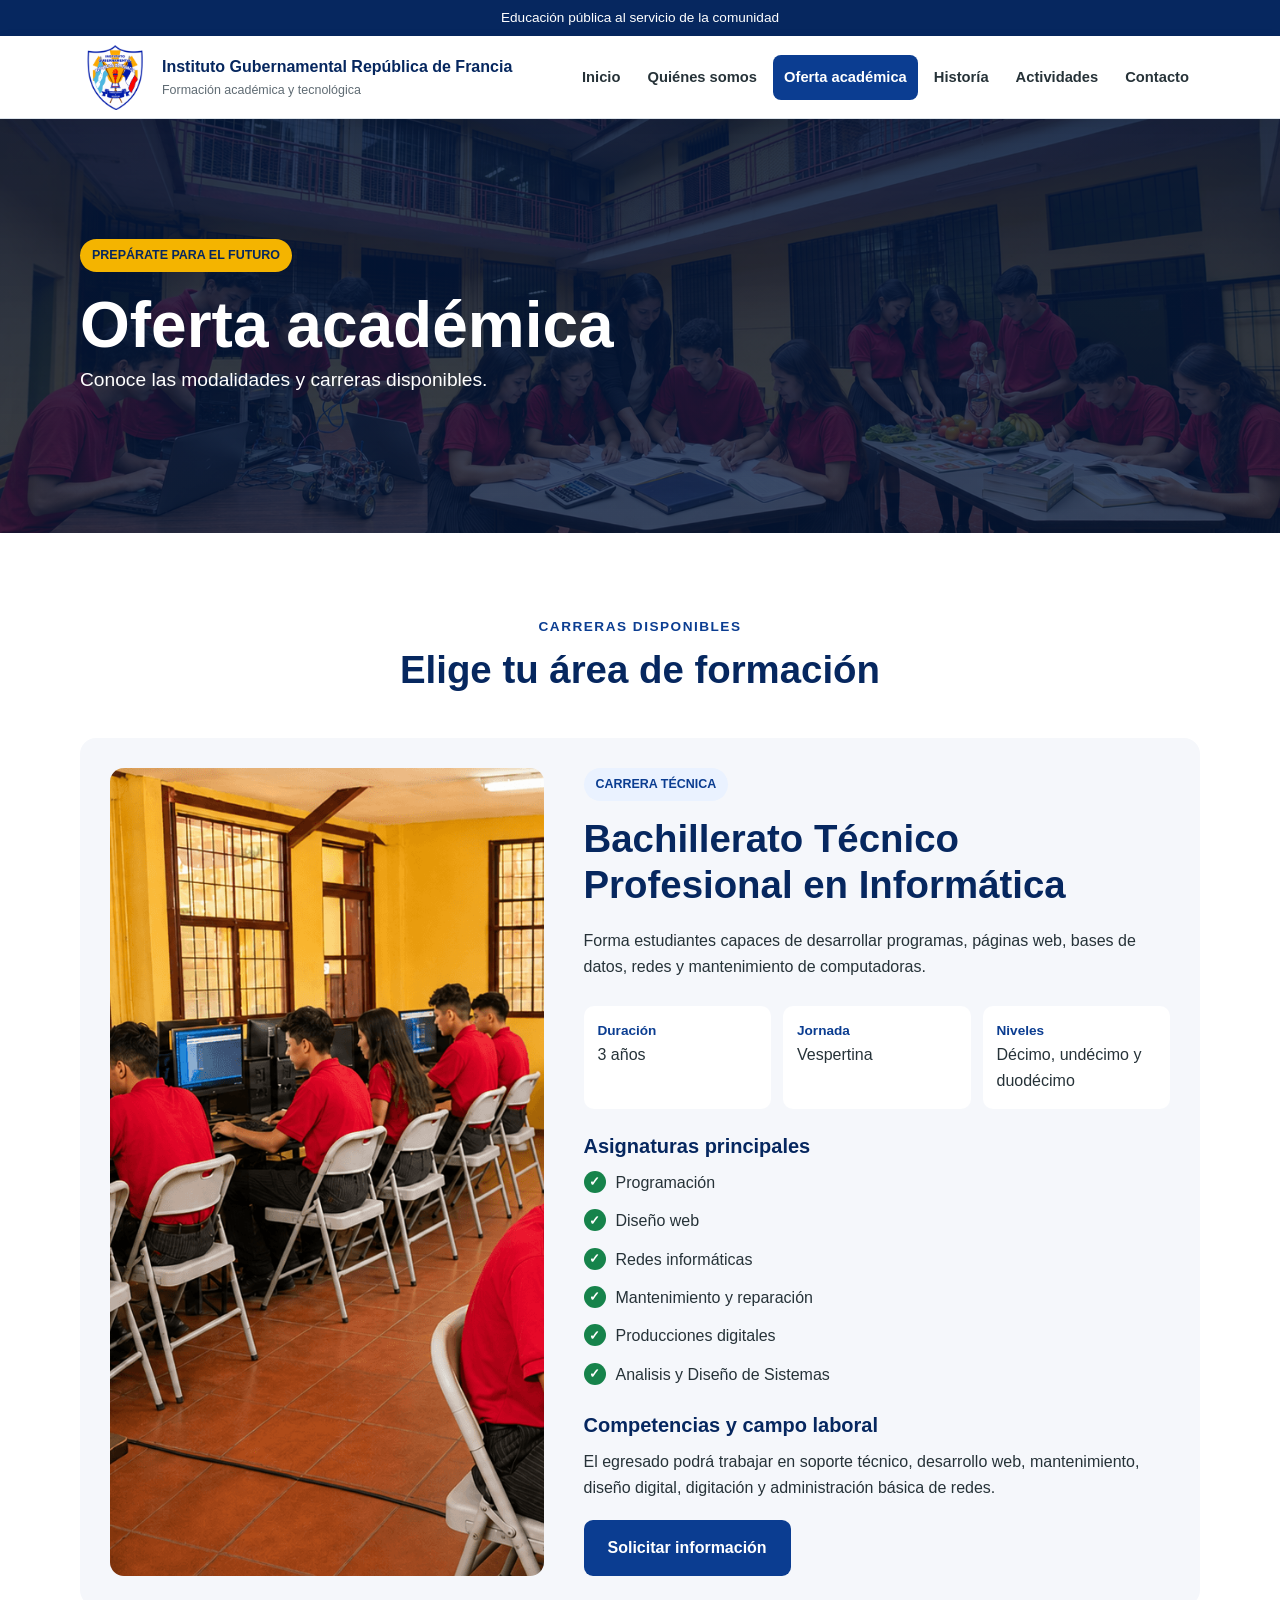
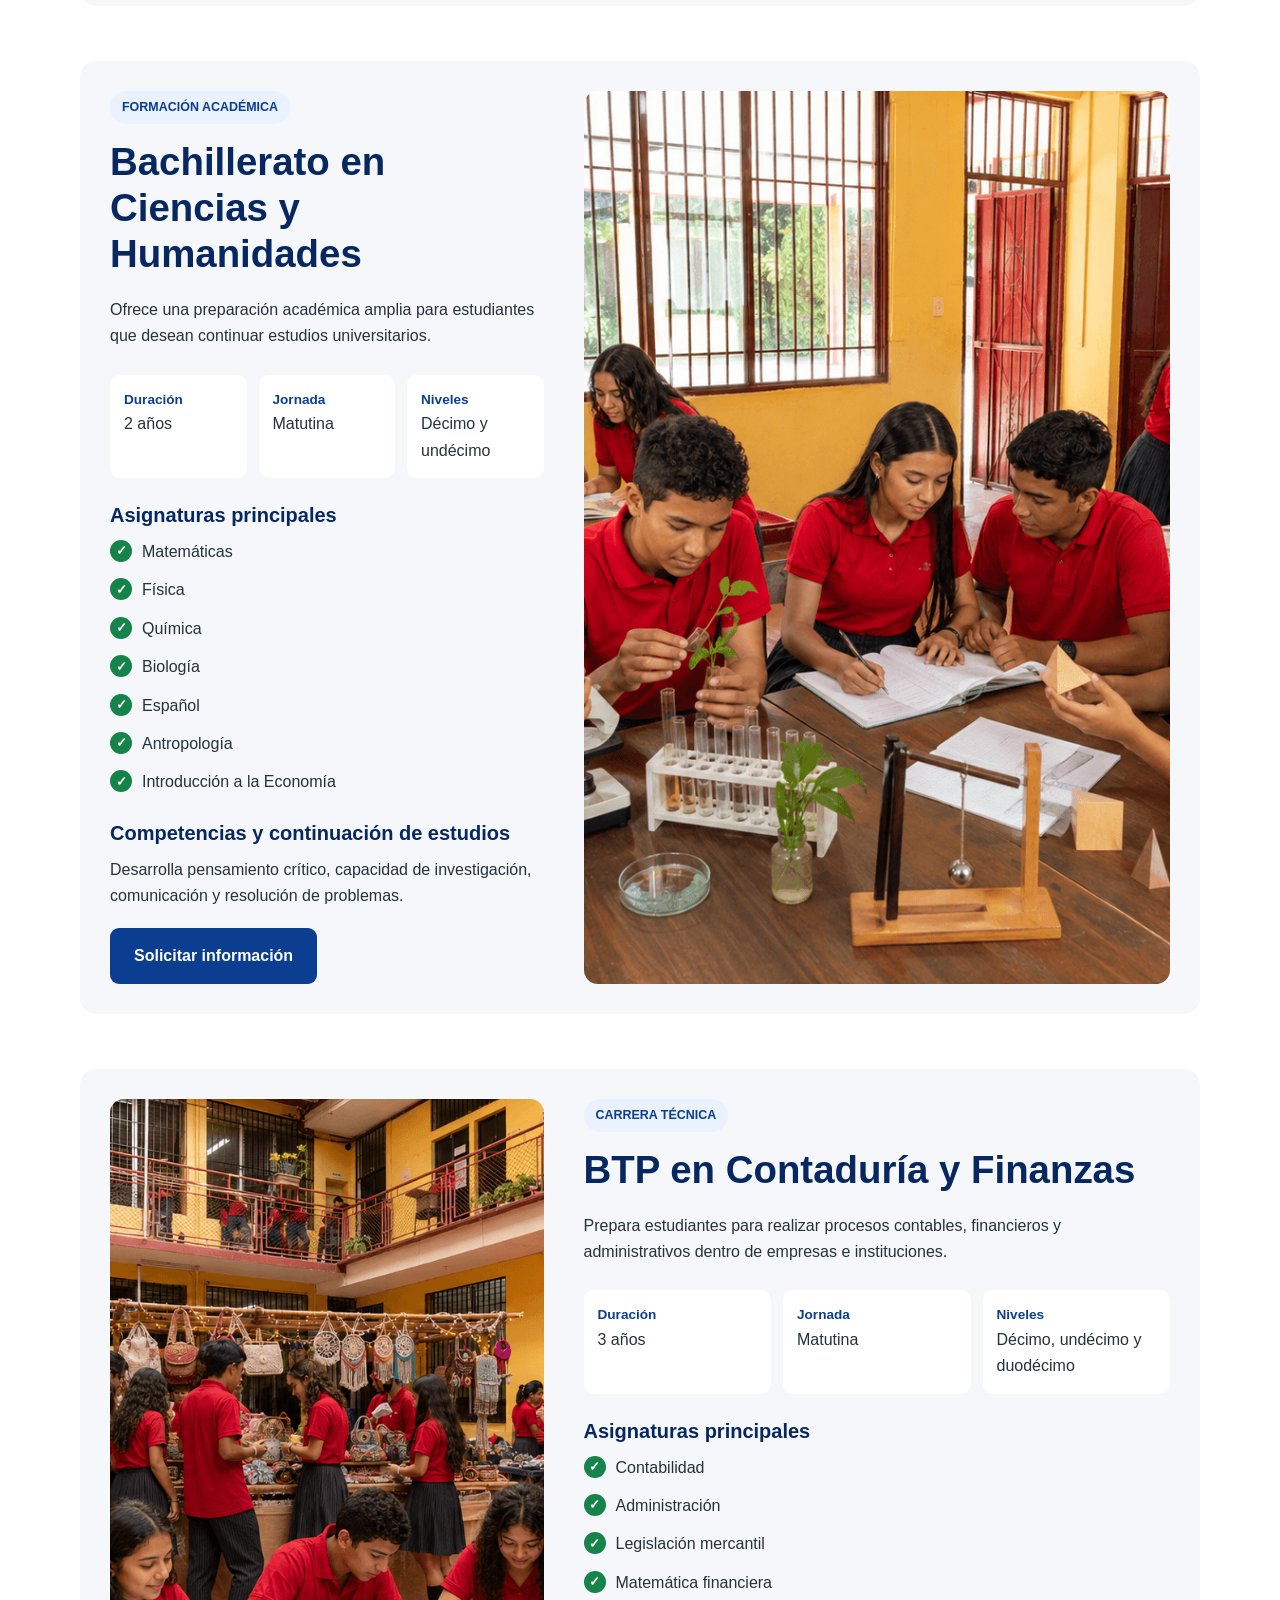
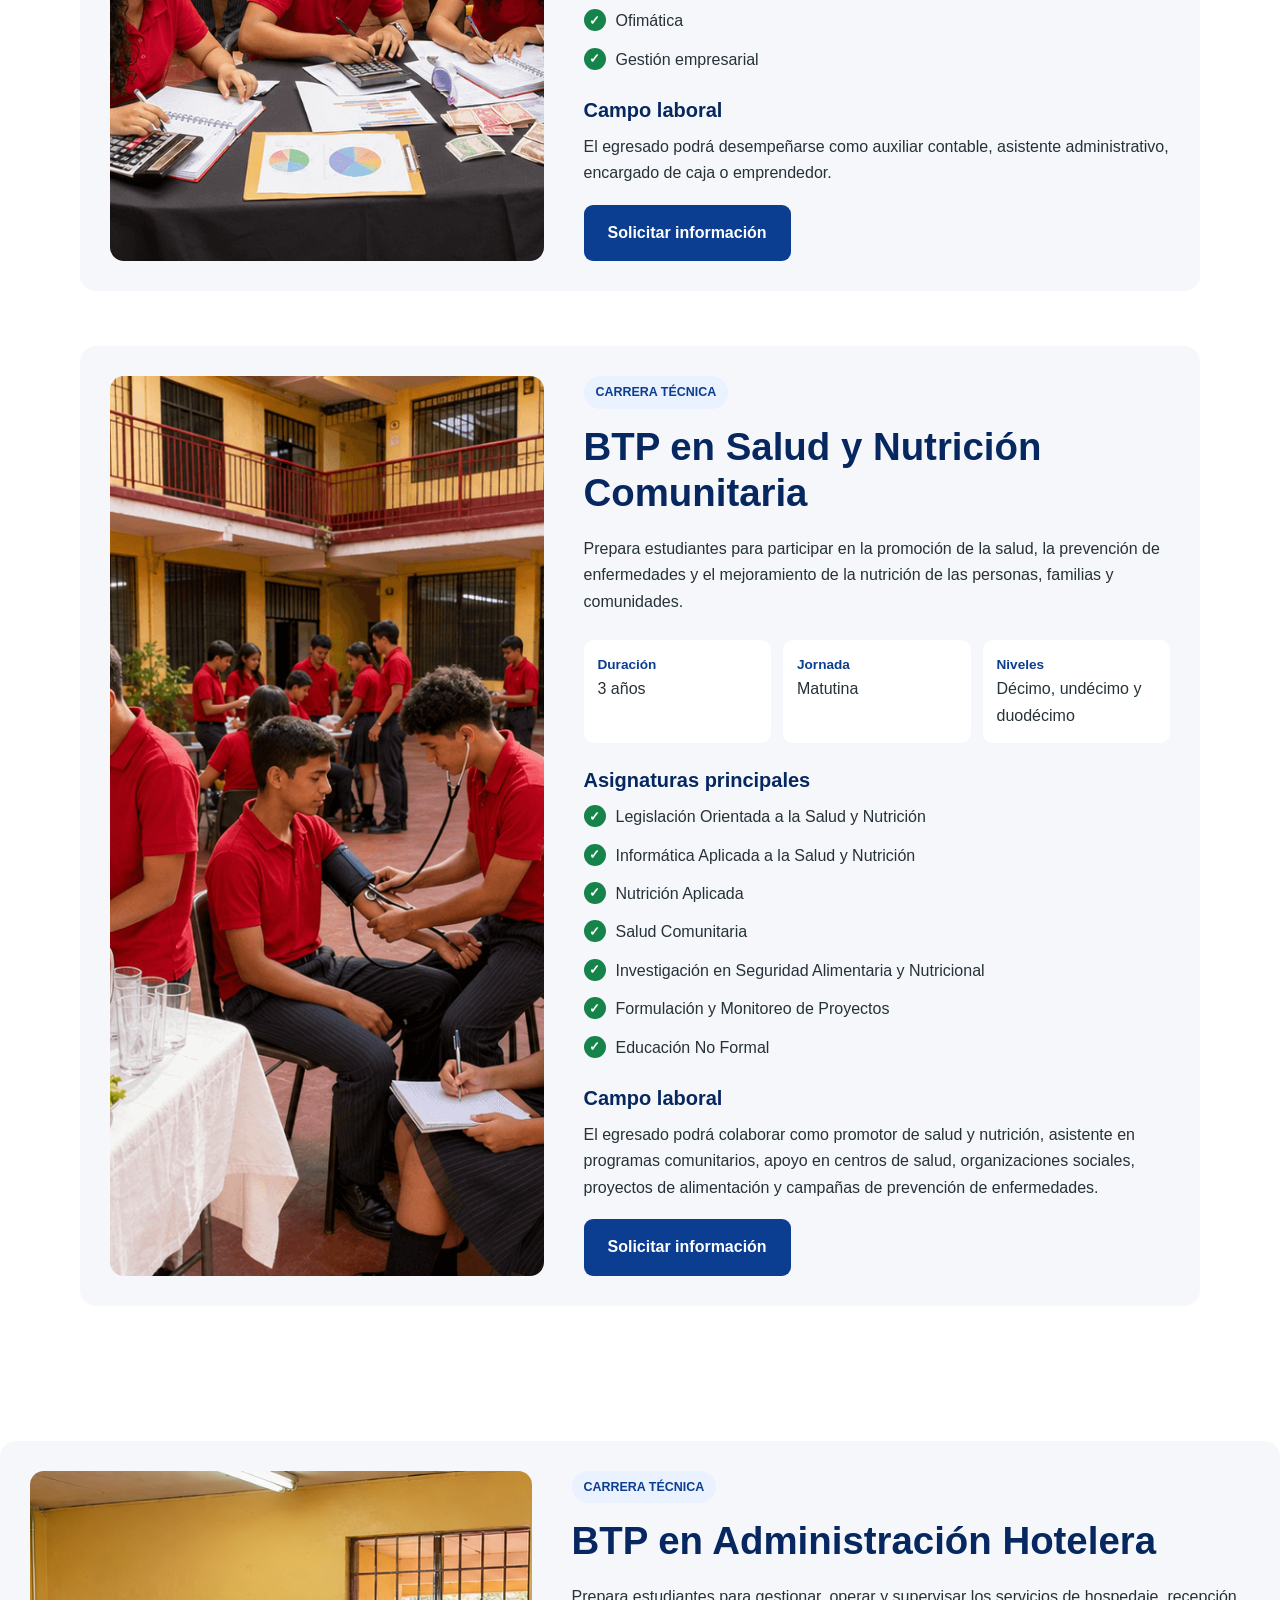
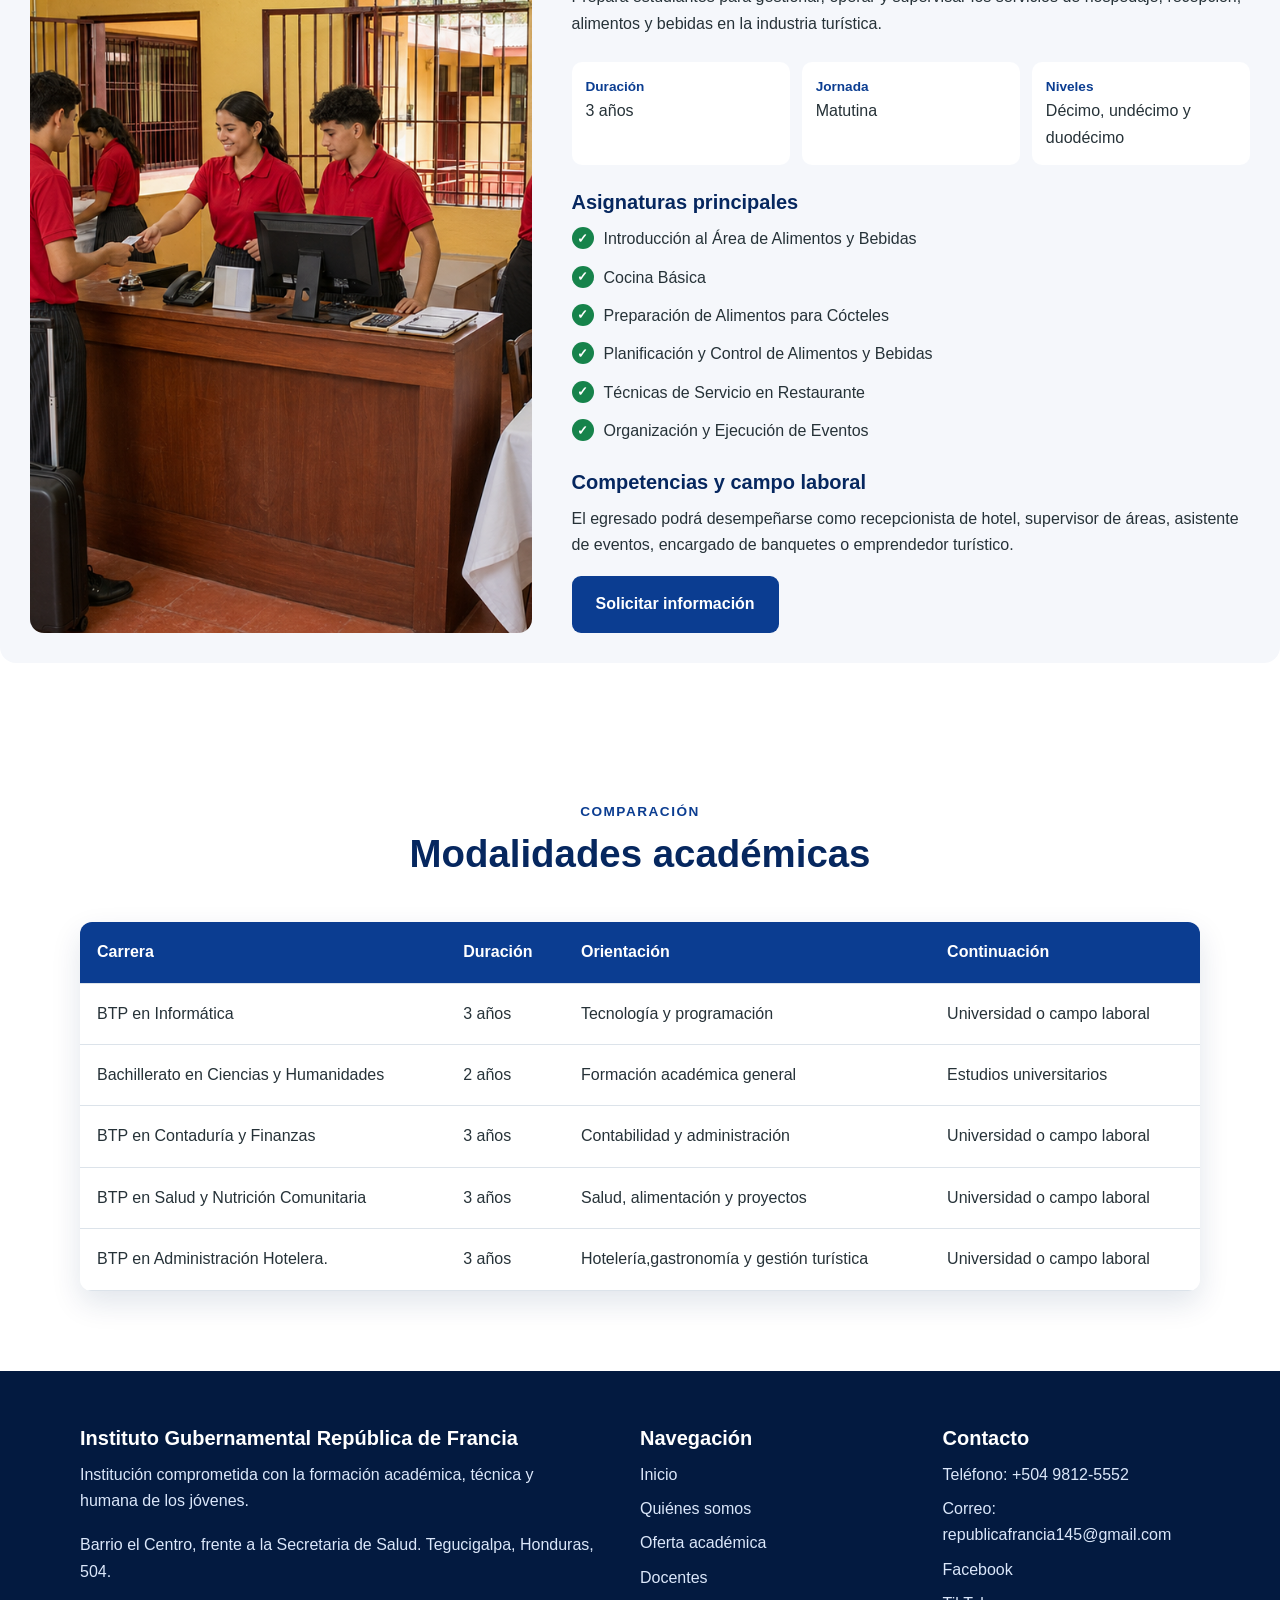
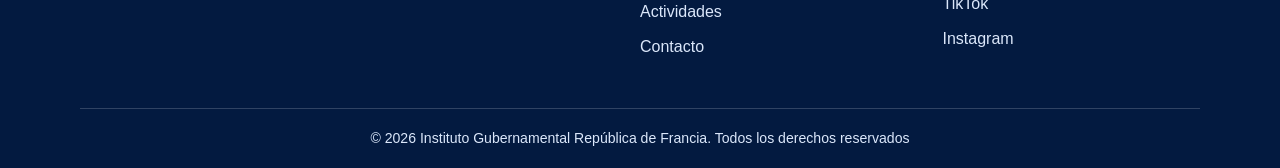
<file: oferta_academica.html>
<!doctype html>
<html lang="es">
  <head>
    <meta charset="UTF-8" />
    <meta name="viewport" content="width=device-width, initial-scale=1.0" />

    <title>Oferta académica | IGRF</title>

    <link rel="stylesheet" href="css/estilo.css" />
    <script src="js/script.js" defer></script>
  </head>

  <body>
    <div id="encabezado"></div>

    <main>
      <section class="banner-interior banner-oferta">
        <div class="contenedor">
          <span class="etiqueta">Prepárate para el futuro</span>
          <h1>Oferta académica</h1>
          <p>Conoce las modalidades y carreras disponibles.</p>
        </div>
      </section>

      <section class="seccion">
        <div class="contenedor">
          <div class="titulo-seccion">
            <span class="subtitulo">Carreras disponibles</span>
            <h2>Elige tu área de formación</h2>
          </div>

          <!-- Carrera 1 -->
          <article class="carrera">
            <img
              src="img/oferta/informatica.png"
              data-fallback="https://placehold.co/800x600/0b3d91/ffffff?text=BTP+en+Informatica"
              alt="Estudiantes de informática"
            />

            <div class="carrera-contenido">
              <span class="etiqueta-azul">Carrera técnica</span>
              <h2>Bachillerato Técnico Profesional en Informática</h2>

              <p>
                Forma estudiantes capaces de desarrollar programas, páginas web,
                bases de datos, redes y mantenimiento de computadoras.
              </p>

              <div class="detalles-carrera">
                <div>
                  <strong>Duración</strong>
                  <span>3 años</span>
                </div>

                <div>
                  <strong>Jornada</strong>
                  <span>Vespertina</span>
                </div>

                <div>
                  <strong>Niveles</strong>
                  <span>Décimo, undécimo y duodécimo</span>
                </div>
              </div>

              <h3>Asignaturas principales</h3>

              <ul class="lista-verificacion">
                <li>Programación</li>
                <li>Diseño web</li>
                <li>Redes informáticas</li>
                <li>Mantenimiento y reparación</li>
                <li>Producciones digitales</li>
                <li>Analisis y Diseño de Sistemas</li>
              </ul>

              <h3>Competencias y campo laboral</h3>

              <p>
                El egresado podrá trabajar en soporte técnico, desarrollo web,
                mantenimiento, diseño digital, digitación y administración
                básica de redes.
              </p>

              <a href="contacto.html" class="boton boton-primario">
                Solicitar información
              </a>
            </div>
          </article>

          <!-- Carrera 2 -->
          <article class="carrera carrera-invertida">
            <img
              src="img/oferta/ciencias.png"
              data-fallback="https://placehold.co/800x600/1b5e20/ffffff?text=Ciencias+y+Humanidades"
              alt="Estudiantes de ciencias y humanidades"
            />

            <div class="carrera-contenido">
              <span class="etiqueta-azul">Formación académica</span>
              <h2>Bachillerato en Ciencias y Humanidades</h2>

              <p>
                Ofrece una preparación académica amplia para estudiantes que
                desean continuar estudios universitarios.
              </p>

              <div class="detalles-carrera">
                <div>
                  <strong>Duración</strong>
                  <span>2 años</span>
                </div>

                <div>
                  <strong>Jornada</strong>
                  <span>Matutina</span>
                </div>

                <div>
                  <strong>Niveles</strong>
                  <span>Décimo y undécimo</span>
                </div>
              </div>

              <h3>Asignaturas principales</h3>

              <ul class="lista-verificacion">
                <li>Matemáticas</li>
                <li>Física</li>
                <li>Química</li>
                <li>Biología</li>
                <li>Español</li>
                <li>Antropología</li>
                <li>Introducción a la Economía</li>
              </ul>

              <h3>Competencias y continuación de estudios</h3>

              <p>
                Desarrolla pensamiento crítico, capacidad de investigación,
                comunicación y resolución de problemas.
              </p>

              <a href="contacto.html" class="boton boton-primario">
                Solicitar información
              </a>
            </div>
          </article>

          <!-- Carrera 3 -->
          <article class="carrera">
            <img
              src="img/oferta/conta.png"
              data-fallback="https://placehold.co/800x600/8d6e00/ffffff?text=Contaduria+y+Finanzas"
              alt="Estudiantes de contaduría"
            />

            <div class="carrera-contenido">
              <span class="etiqueta-azul">Carrera técnica</span>
              <h2>BTP en Contaduría y Finanzas</h2>

              <p>
                Prepara estudiantes para realizar procesos contables,
                financieros y administrativos dentro de empresas e
                instituciones.
              </p>

              <div class="detalles-carrera">
                <div>
                  <strong>Duración</strong>
                  <span>3 años</span>
                </div>

                <div>
                  <strong>Jornada</strong>
                  <span>Matutina</span>
                </div>

                <div>
                  <strong>Niveles</strong>
                  <span>Décimo, undécimo y duodécimo</span>
                </div>
              </div>

              <h3>Asignaturas principales</h3>

              <ul class="lista-verificacion">
                <li>Contabilidad</li>
                <li>Administración</li>
                <li>Legislación mercantil</li>
                <li>Matemática financiera</li>
                <li>Ofimática</li>
                <li>Gestión empresarial</li>
              </ul>

              <h3>Campo laboral</h3>

              <p>
                El egresado podrá desempeñarse como auxiliar contable, asistente
                administrativo, encargado de caja o emprendedor.
              </p>

              <a href="contacto.html" class="boton boton-primario">
                Solicitar información
              </a>
            </div>
          </article>

          <!-- Carrera 4 -->
          <article class="carrera">
            <img
              src="img/oferta/salud.png"
              data-fallback="https://placehold.co/800x600/16834b/ffffff?text=Salud+y+Nutricion+Comunitaria"
              alt="Estudiantes de Salud y Nutrición Comunitaria"
            />

            <div class="carrera-contenido">
              <span class="etiqueta-azul">Carrera técnica</span>

              <h2>BTP en Salud y Nutrición Comunitaria</h2>

              <p>
                Prepara estudiantes para participar en la promoción de la salud,
                la prevención de enfermedades y el mejoramiento de la nutrición
                de las personas, familias y comunidades.
              </p>

              <div class="detalles-carrera">
                <div>
                  <strong>Duración</strong>
                  <span>3 años</span>
                </div>

                <div>
                  <strong>Jornada</strong>
                  <span>Matutina</span>
                </div>

                <div>
                  <strong>Niveles</strong>
                  <span>Décimo, undécimo y duodécimo</span>
                </div>
              </div>

              <h3>Asignaturas principales</h3>

              <ul class="lista-verificacion">
                <li>Legislación Orientada a la Salud y Nutrición</li>
                <li>Informática Aplicada a la Salud y Nutrición</li>
                <li>Nutrición Aplicada</li>
                <li>Salud Comunitaria</li>
                <li>Investigación en Seguridad Alimentaria y Nutricional</li>
                <li>Formulación y Monitoreo de Proyectos</li>
                <li>Educación No Formal</li>
              </ul>

              <h3>Campo laboral</h3>

              <p>
                El egresado podrá colaborar como promotor de salud y nutrición,
                asistente en programas comunitarios, apoyo en centros de salud,
                organizaciones sociales, proyectos de alimentación y campañas de
                prevención de enfermedades.
              </p>

              <a href="contacto.html" class="boton boton-primario">
                Solicitar información
              </a>
            </div>
          </article>
        </div>
      </section>

      <!-- Carrera 5 -->
      <article class="carrera">
        <img
          src="img/oferta/hotelera.png"
          data-fallback="https://placehold.co/800x600/0b3d91/ffffff?text=BTP+en+Informatica"
          alt="Estudiantes de Hotelera"
        />

        <div class="carrera-contenido">
          <span class="etiqueta-azul">Carrera técnica</span>
          <h2>BTP en Administración Hotelera</h2>

          <p>
            Prepara estudiantes para gestionar, operar y supervisar los
            servicios de hospedaje, recepción, alimentos y bebidas en la
            industria turística.
          </p>

          <div class="detalles-carrera">
            <div>
              <strong>Duración</strong>
              <span>3 años</span>
            </div>

            <div>
              <strong>Jornada</strong>
              <span>Matutina</span>
            </div>

            <div>
              <strong>Niveles</strong>
              <span>Décimo, undécimo y duodécimo</span>
            </div>
          </div>

          <h3>Asignaturas principales</h3>

          <ul class="lista-verificacion">
            <li>Introducción al Área de Alimentos y Bebidas</li>
            <li>Cocina Básica</li>
            <li>Preparación de Alimentos para Cócteles</li>
            <li>Planificación y Control de Alimentos y Bebidas</li>
            <li>Técnicas de Servicio en Restaurante</li>
            <li>Organización y Ejecución de Eventos</li>
          </ul>

          <h3>Competencias y campo laboral</h3>

          <p>
            El egresado podrá desempeñarse como recepcionista de hotel,
            supervisor de áreas, asistente de eventos, encargado de banquetes o
            emprendedor turístico.
          </p>

          <a href="contacto.html" class="boton boton-primario">
            Solicitar información
          </a>
        </div>
      </article>

      <!-- Tabla comparativa -->
      <section class="seccion">
        <div class="contenedor">
          <div class="titulo-seccion">
            <span class="subtitulo">Comparación</span>
            <h2>Modalidades académicas</h2>
          </div>

          <div class="tabla-contenedor">
            <table>
              <thead>
                <tr>
                  <th>Carrera</th>
                  <th>Duración</th>
                  <th>Orientación</th>
                  <th>Continuación</th>
                </tr>
              </thead>

              <tbody>
                <tr>
                  <td>BTP en Informática</td>
                  <td>3 años</td>
                  <td>Tecnología y programación</td>
                  <td>Universidad o campo laboral</td>
                </tr>

                <tr>
                  <td>Bachillerato en Ciencias y Humanidades</td>
                  <td>2 años</td>
                  <td>Formación académica general</td>
                  <td>Estudios universitarios</td>
                </tr>

                <tr>
                  <td>BTP en Contaduría y Finanzas</td>
                  <td>3 años</td>
                  <td>Contabilidad y administración</td>
                  <td>Universidad o campo laboral</td>
                </tr>

                <tr>
                  <td>BTP en Salud y Nutrición Comunitaria</td>
                  <td>3 años</td>
                  <td>Salud, alimentación y proyectos</td>
                  <td>Universidad o campo laboral</td>
                </tr>

                <tr>
                  <td>BTP en Administración Hotelera.</td>
                  <td>3 años</td>
                  <td>Hotelería,gastronomía y gestión turística</td>
                  <td>Universidad o campo laboral</td>
                </tr>
              </tbody>
            </table>
          </div>
        </div>
      </section>
    </main>

    <div id="pie-pagina"></div>
  </body>
</html>
</file>
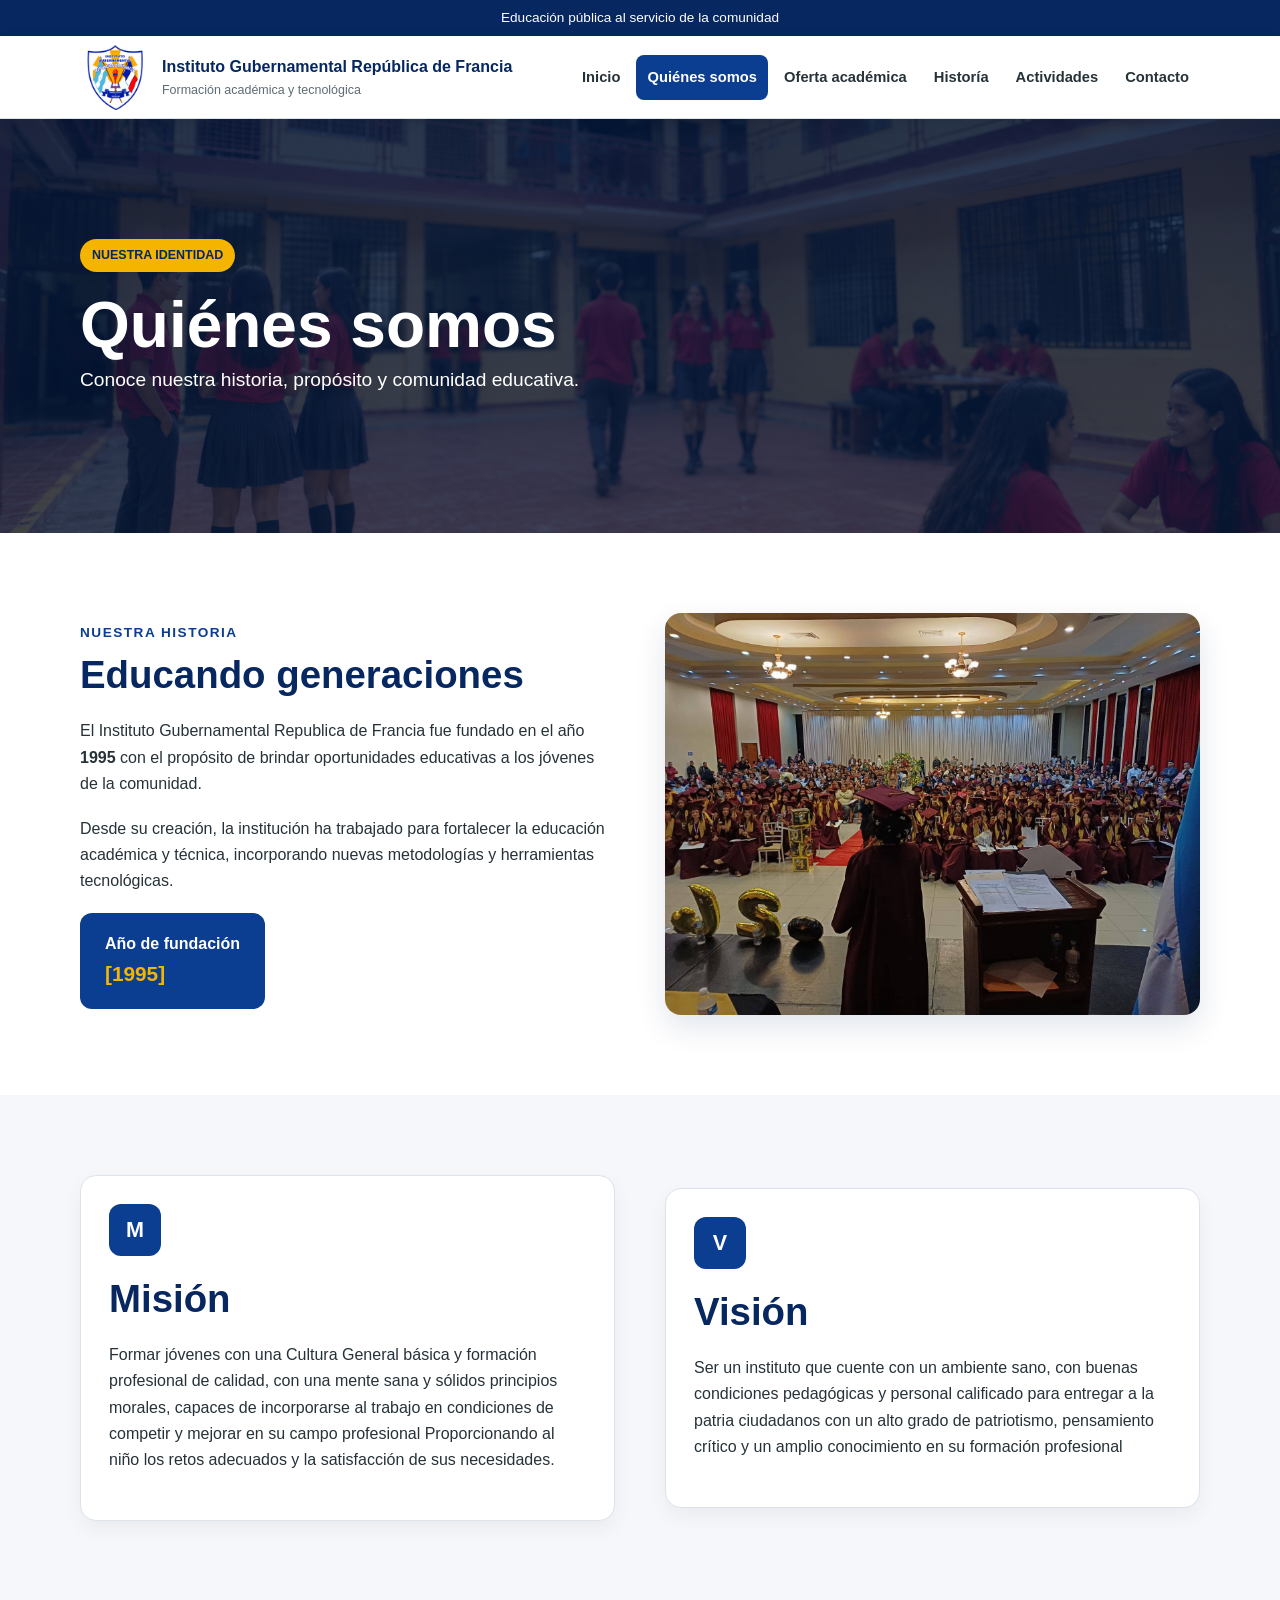
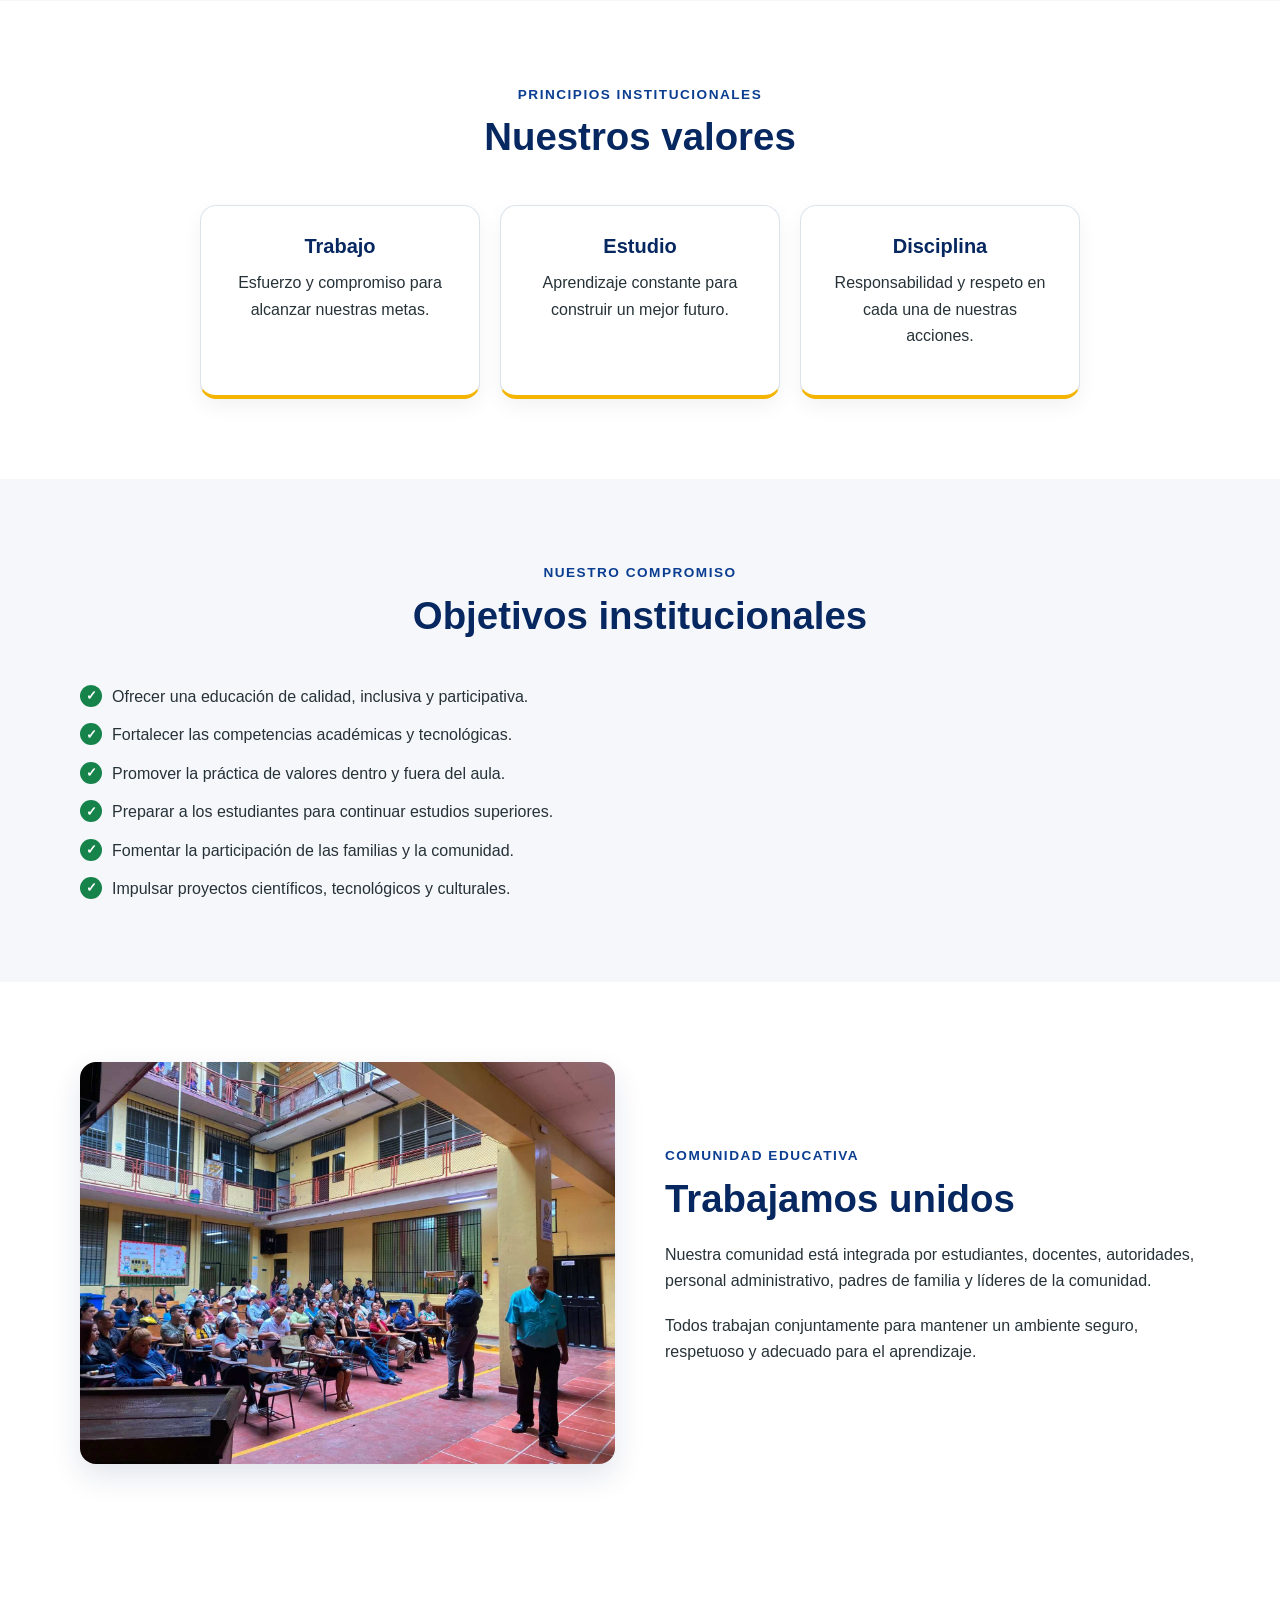
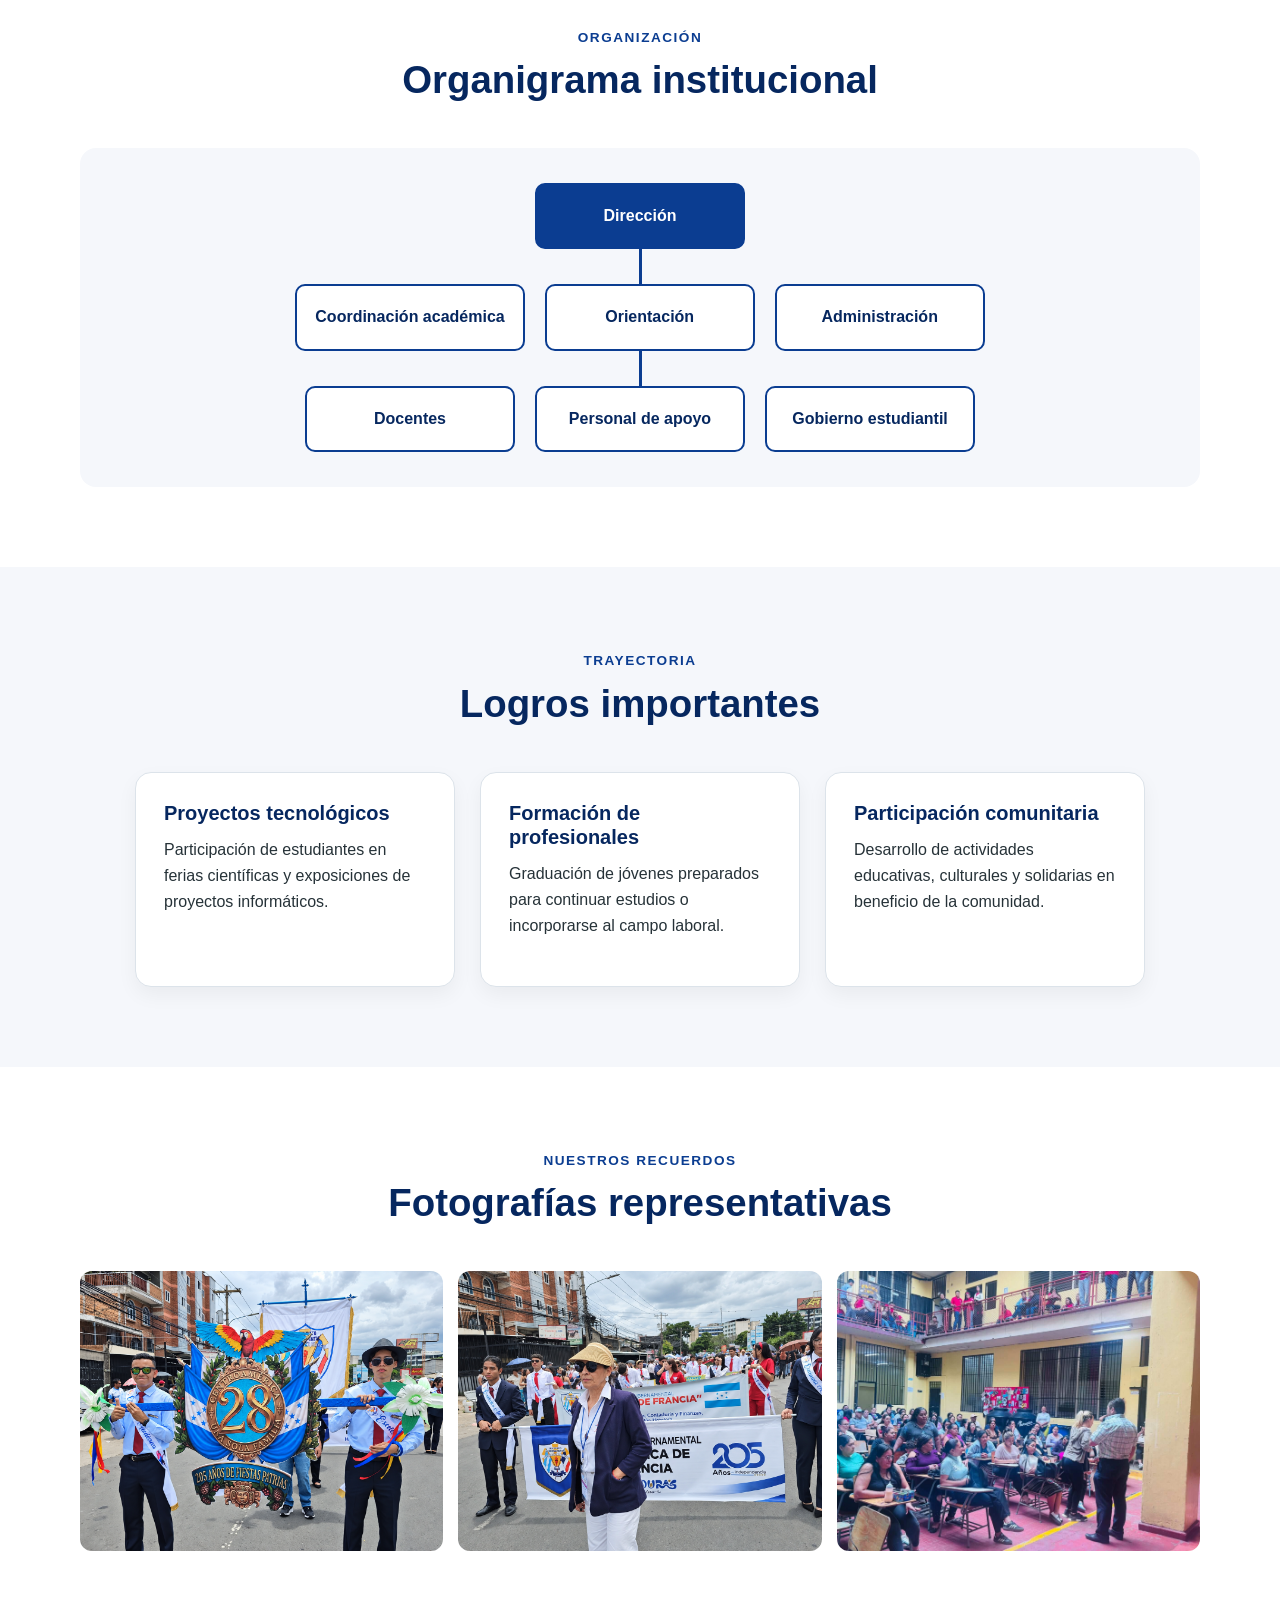
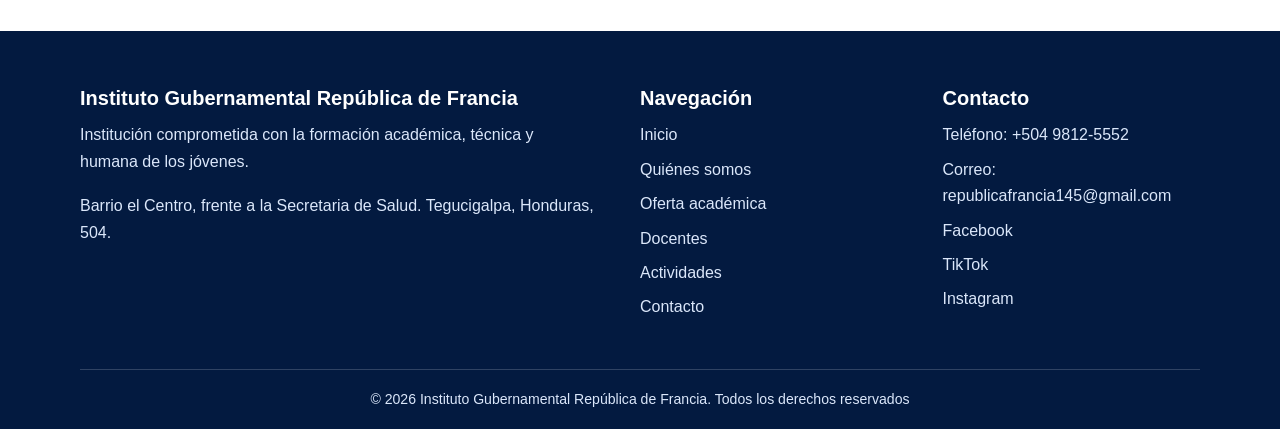
<file: quienes_somos.html>
<!doctype html>
<html lang="es">
  <head>
    <meta charset="UTF-8" />
    <meta name="viewport" content="width=device-width, initial-scale=1.0" />

    <title>Quiénes somos | IGRF</title>

    <link rel="stylesheet" href="css/estilo.css" />
    <script src="js/script.js" defer></script>
  </head>

  <body>
    <div id="encabezado"></div>

    <main>
      <section class="banner-interior banner-quienes">
        <div class="contenedor">
          <span class="etiqueta">Nuestra identidad</span>
          <h1>Quiénes somos</h1>
          <p>Conoce nuestra historia, propósito y comunidad educativa.</p>
        </div>
      </section>

      <!-- Historia -->
      <section class="seccion">
        <div class="contenedor dos-columnas">
          <div>
            <span class="subtitulo">Nuestra historia</span>
            <h2>Educando generaciones</h2>

            <p>
              El Instituto Gubernamental Republica de Francia fue fundado en el
              año <strong>1995</strong>
              con el propósito de brindar oportunidades educativas a los jóvenes
              de la comunidad.
            </p>

            <p>
              Desde su creación, la institución ha trabajado para fortalecer la
              educación académica y técnica, incorporando nuevas metodologías y
              herramientas tecnológicas.
            </p>

            <div class="dato-importante">
              <strong>Año de fundación</strong>
              <span>[1995]</span>
            </div>
          </div>

          <div class="imagen-marco">
            <img
              src="img/historicas/graduaciones.jpg"
              alt="Fotografía histórica del instituto"
            />
          </div>
        </div>
      </section>

      <!-- Misión y visión -->
      <section class="seccion fondo-claro">
        <div class="contenedor rejilla-dos">
          <article class="tarjeta tarjeta-grande">
            <div class="icono-tarjeta">M</div>
            <h2>Misión</h2>
            <p>
              Formar jóvenes con una Cultura General básica y formación
              profesional de calidad, con una mente sana y sólidos principios
              morales, capaces de incorporarse al trabajo en condiciones de
              competir y mejorar en su campo profesional Proporcionando al niño
              los retos adecuados y la satisfacción de sus necesidades.
            </p>
          </article>

          <article class="tarjeta tarjeta-grande">
            <div class="icono-tarjeta">V</div>
            <h2>Visión</h2>
            <p>
              Ser un instituto que cuente con un ambiente sano, con buenas
              condiciones pedagógicas y personal calificado para entregar a la
              patria ciudadanos con un alto grado de patriotismo, pensamiento
              crítico y un amplio conocimiento en su formación profesional
            </p>
          </article>
        </div>
      </section>

      <!-- Valores -->
      <section class="seccion">
        <div class="contenedor">
          <div class="titulo-seccion">
            <span class="subtitulo">Principios institucionales</span>
            <h2>Nuestros valores</h2>
          </div>

          <div class="rejilla-cuatro">
            <article class="tarjeta valor">
              <h3>Trabajo</h3>
              <p>Esfuerzo y compromiso para alcanzar nuestras metas.</p>
            </article>

            <article class="tarjeta valor">
              <h3>Estudio</h3>
              <p>Aprendizaje constante para construir un mejor futuro.</p>
            </article>

            <article class="tarjeta valor">
              <h3>Disciplina</h3>
              <p>Responsabilidad y respeto en cada una de nuestras acciones.</p>
            </article>
          </div>
        </div>
      </section>

      <!-- Objetivos -->
      <section class="seccion fondo-claro">
        <div class="contenedor">
          <div class="titulo-seccion">
            <span class="subtitulo">Nuestro compromiso</span>
            <h2>Objetivos institucionales</h2>
          </div>

          <ul class="lista-verificacion">
            <li>
              Ofrecer una educación de calidad, inclusiva y participativa.
            </li>
            <li>Fortalecer las competencias académicas y tecnológicas.</li>
            <li>Promover la práctica de valores dentro y fuera del aula.</li>
            <li>
              Preparar a los estudiantes para continuar estudios superiores.
            </li>
            <li>Fomentar la participación de las familias y la comunidad.</li>
            <li>Impulsar proyectos científicos, tecnológicos y culturales.</li>
          </ul>
        </div>
      </section>

      <!-- Comunidad educativa -->
      <section class="seccion">
        <div class="contenedor dos-columnas">
          <div class="imagen-marco">
            <img src="img/galeria/padres (1).jpg" alt="Comunidad educativa" />
          </div>

          <div>
            <span class="subtitulo">Comunidad educativa</span>
            <h2>Trabajamos unidos</h2>

            <p>
              Nuestra comunidad está integrada por estudiantes, docentes,
              autoridades, personal administrativo, padres de familia y líderes
              de la comunidad.
            </p>

            <p>
              Todos trabajan conjuntamente para mantener un ambiente seguro,
              respetuoso y adecuado para el aprendizaje.
            </p>
          </div>
        </div>
      </section>

      <!-- Autoridades 
      <section class="seccion fondo-claro">
        <div class="contenedor">
          <div class="titulo-seccion">
            <span class="subtitulo">Autoridades</span>
            <h2>Equipo directivo</h2>
          </div>

          <div class="perfil-directivo">
            <img
              src="img/docentes/director.jpg"
              data-fallback="https://placehold.co/600x600/0b3d91/ffffff?text=Foto+del+director"
              alt="Director del instituto"
            />

            <div>
              <span class="cargo">Director institucional</span>
              <h3>[NOMBRE DEL DIRECTOR]</h3>

              <p>
                Responsable de dirigir, organizar y supervisar las actividades
                académicas y administrativas del instituto.
              </p>

              <blockquote>
                “Nuestro compromiso es brindar oportunidades educativas que
                permitan a los jóvenes construir un mejor futuro”.
              </blockquote>
            </div>
          </div>
        </div>
      </section>
      -->

      <!-- Organigrama -->
      <section class="seccion">
        <div class="contenedor">
          <div class="titulo-seccion">
            <span class="subtitulo">Organización</span>
            <h2>Organigrama institucional</h2>
          </div>

          <div class="organigrama">
            <div class="nivel-organigrama">
              <div class="puesto puesto-principal">Dirección</div>
            </div>

            <div class="linea-organigrama"></div>

            <div class="nivel-organigrama nivel-multiple">
              <div class="puesto">Coordinación académica</div>
              <div class="puesto">Orientación</div>
              <div class="puesto">Administración</div>
            </div>

            <div class="linea-organigrama"></div>

            <div class="nivel-organigrama nivel-multiple">
              <div class="puesto">Docentes</div>
              <div class="puesto">Personal de apoyo</div>
              <div class="puesto">Gobierno estudiantil</div>
            </div>
          </div>
        </div>
      </section>

      <!-- Logros -->
      <section class="seccion fondo-claro">
        <div class="contenedor">
          <div class="titulo-seccion">
            <span class="subtitulo">Trayectoria</span>
            <h2>Logros importantes</h2>
          </div>

          <div class="rejilla-tres">
            <article class="tarjeta">
              <h3>Proyectos tecnológicos</h3>
              <p>
                Participación de estudiantes en ferias científicas y
                exposiciones de proyectos informáticos.
              </p>
            </article>

            <article class="tarjeta">
              <h3>Formación de profesionales</h3>
              <p>
                Graduación de jóvenes preparados para continuar estudios o
                incorporarse al campo laboral.
              </p>
            </article>

            <article class="tarjeta">
              <h3>Participación comunitaria</h3>
              <p>
                Desarrollo de actividades educativas, culturales y solidarias en
                beneficio de la comunidad.
              </p>
            </article>
          </div>
        </div>
      </section>

      <!-- Fotografías antiguas -->
      <section class="seccion">
        <div class="contenedor">
          <div class="titulo-seccion">
            <span class="subtitulo">Nuestros recuerdos</span>
            <h2>Fotografías representativas</h2>
          </div>

          <div class="galeria">
            <img
              src="img/historicas/desfiles1.png"
              alt="Fotografía antigua del instituto"
            />

            <img
              src="img/historicas/desfiles2.png"
              alt="Actividad histórica del instituto"
            />

            <img
              src="img/historicas/actwo.jpg"
              alt="Fotografía representativa del instituto"
            />
          </div>
        </div>
      </section>
    </main>

    <div id="pie-pagina"></div>
  </body>
</html>
</file>
<file: css/estilo.css>
/* ======================================================
   COLORES Y CONFIGURACIÓN GENERAL
====================================================== */

:root {
  --azul: #0b3d91;
  --azul-oscuro: #06275f;
  --azul-claro: #eaf2ff;
  --dorado: #f4b400;
  --verde: #16834b;
  --blanco: #ffffff;
  --fondo: #f5f7fb;
  --texto: #263238;
  --texto-suave: #5f6b73;
  --borde: #dce3ea;
  --sombra: 0 12px 30px rgba(7, 38, 87, 0.12);
  --radio: 16px;
}

* {
  box-sizing: border-box;
  margin: 0;
  padding: 0;
}

html {
  scroll-behavior: smooth;
}

body {
  font-family: Arial, Helvetica, sans-serif;
  color: var(--texto);
  background: var(--blanco);
  line-height: 1.65;
}

img {
  display: block;
  width: 100%;
}

a {
  color: inherit;
  text-decoration: none;
}

button,
input,
select,
textarea {
  font: inherit;
}

button {
  cursor: pointer;
}

[hidden] {
  display: none !important;
}

.contenedor {
  width: min(1120px, 90%);
  margin: auto;
}

.contenedor-pequeno {
  width: min(850px, 90%);
}

.seccion {
  padding: 80px 0;
}

.fondo-claro {
  background: var(--fondo);
}

.fondo-oscuro {
  background: var(--azul-oscuro);
  color: var(--blanco);
}

h1,
h2,
h3 {
  line-height: 1.2;
  color: var(--azul-oscuro);
}

h1 {
  font-size: clamp(2.2rem, 5vw, 4.6rem);
}

h2 {
  font-size: clamp(1.8rem, 3vw, 2.7rem);
  margin-bottom: 20px;
}

h3 {
  font-size: 1.25rem;
  margin-bottom: 12px;
}

p {
  margin-bottom: 18px;
}

.subtitulo {
  display: inline-block;
  margin-bottom: 8px;
  color: var(--azul);
  font-size: 0.85rem;
  font-weight: bold;
  letter-spacing: 1.5px;
  text-transform: uppercase;
}

.titulo-seccion {
  max-width: 760px;
  margin: 0 auto 45px;
  text-align: center;
}

.titulo-blanco h2,
.titulo-blanco .subtitulo {
  color: var(--blanco);
}

.fecha {
  color: var(--texto-suave);
  font-size: 0.9rem;
}

.cargo {
  display: block;
  color: var(--azul);
  font-size: 0.9rem;
  font-weight: bold;
  margin-bottom: 10px;
  text-transform: uppercase;
}

/* ======================================================
   ENCABEZADO Y MENÚ
====================================================== */

.barra-superior {
  padding: 7px 0;
  color: var(--blanco);
  background: var(--azul-oscuro);
  font-size: 0.85rem;
  text-align: center;
}

.encabezado-principal {
  position: sticky;
  top: 0;
  z-index: 1000;
  background: rgba(255, 255, 255, 0.97);
  border-bottom: 1px solid var(--borde);
  box-shadow: 0 4px 15px rgba(0, 0, 0, 0.05);
}

.barra-navegacion {
  min-height: 82px;
  display: flex;
  align-items: center;
  justify-content: space-between;
  gap: 25px;
}

.marca {
  display: flex;
  align-items: center;
  gap: 12px;
}

.logo-sello {
  width: 70px;
  height: 65px;
  display: flex;
  align-items: center;
  justify-content: center;
  flex-shrink: 0;
  background: transparent;
  border: none;
}

.logo-sello img {
  width: 100%;
  height: 100%;
  display: block;
  object-fit: contain;
  background: transparent;
}

.marca-texto strong,
.marca-texto span {
  display: block;
}

.marca-texto strong {
  color: var(--azul-oscuro);
  font-size: 1rem;
}

.marca-texto span {
  color: var(--texto-suave);
  font-size: 0.78rem;
}

.menu ul {
  display: flex;
  align-items: center;
  gap: 5px;
  list-style: none;
}

.menu a {
  display: block;
  padding: 10px 11px;
  color: var(--texto);
  border-radius: 8px;
  font-size: 0.92rem;
  font-weight: bold;
}

.menu a:hover,
.menu a.activo {
  color: var(--blanco);
  background: var(--azul);
}

.boton-menu {
  display: none;
  padding: 8px 12px;
  color: var(--blanco);
  background: var(--azul);
  border: 0;
  border-radius: 8px;
  font-size: 1.4rem;
}

/* ======================================================
   BOTONES
====================================================== */

.grupo-botones {
  display: flex;
  flex-wrap: wrap;
  gap: 14px;
  margin-top: 30px;
}

.boton {
  display: inline-block;
  padding: 13px 22px;
  border: 2px solid transparent;
  border-radius: 9px;
  font-weight: bold;
  transition: 0.25s;
}

.boton:hover {
  transform: translateY(-2px);
}

.boton-primario {
  color: var(--blanco);
  background: var(--azul);
}

.boton-primario:hover {
  background: var(--azul-oscuro);
}

.boton-secundario {
  color: var(--azul-oscuro);
  background: var(--blanco);
}

.enlace-destacado {
  color: var(--azul);
  font-weight: bold;
}

.enlace-destacado:hover {
  text-decoration: underline;
}

/* ======================================================
   PÁGINA DE INICIO
====================================================== */

.hero {
  min-height: 630px;
  display: flex;
  align-items: center;
  color: var(--blanco);
  background-position: center;
  background-size: cover;
}

.hero-inicio {
  background-image:
    linear-gradient(90deg, rgba(3, 24, 60, 0.9), rgba(6, 39, 95, 0.25)),
    url("../img/instalaciones/banner_principal.png");

  background-size: cover;
  background-position: center;
  background-repeat: no-repeat;
}

.hero-contenido {
  padding: 90px 0;
}

.hero-contenido h1 {
  max-width: 850px;
  color: var(--blanco);
}

.lema {
  max-width: 700px;
  margin-top: 20px;
  font-size: 1.3rem;
}

.etiqueta,
.etiqueta-azul,
.categoria {
  display: inline-block;
  padding: 6px 12px;
  margin-bottom: 15px;
  border-radius: 30px;
  font-size: 0.78rem;
  font-weight: bold;
  text-transform: uppercase;
}

.etiqueta {
  color: var(--azul-oscuro);
  background: var(--dorado);
}

.etiqueta-azul,
.categoria {
  color: var(--azul);
  background: var(--azul-claro);
}

.dos-columnas,
.rejilla-dos,
.contacto-rejilla {
  display: grid;
  grid-template-columns: repeat(2, 1fr);
  gap: 50px;
  align-items: center;
}

.rejilla-tres {
  display: grid;
  /* Crea hasta 3 columnas, pero si hay menos elementos, los centra */
  grid-template-columns: repeat(auto-fit, minmax(280px, 320px));
  justify-content: center;
  gap: 25px;
  width: 100%;
}

.rejilla-cuatro {
  display: grid;
  /* Crea hasta 4 columnas, pero si pones solo 3, quedarán centradas en pantalla */
  grid-template-columns: repeat(auto-fit, minmax(250px, 280px));
  justify-content: center;
  gap: 20px;
  width: 100%;
}

.imagen-marco img {
  width: 100%;
  height: auto; /* Permite que la imagen encoja de forma natural */
  max-height: 450px; /* Evita que crezca infinitamente en pantallas enormes */
  object-fit: cover;
  border-radius: var(--radio);
  box-shadow: var(--sombra);
}

.tarjeta {
  padding: 28px;
  background: var(--blanco);
  border: 1px solid var(--borde);
  border-radius: var(--radio);
  box-shadow: 0 8px 20px rgba(0, 0, 0, 0.05);
}

.tarjeta-grande {
  min-height: 300px;
}

.tarjeta-destacada {
  border-top: 5px solid var(--azul);
}

.tarjeta-destacada a {
  color: var(--azul);
  font-weight: bold;
}

.icono-tarjeta {
  width: 52px;
  height: 52px;
  display: grid;
  place-items: center;
  margin-bottom: 20px;
  color: var(--blanco);
  background: var(--azul);
  border-radius: 12px;
  font-size: 1.35rem;
  font-weight: bold;
}

.rejilla-enlaces {
  display: grid;
  grid-template-columns: repeat(5, 1fr);
  gap: 15px;
}

.tarjeta-enlace {
  padding: 25px 20px;
  background: var(--azul-claro);
  border-radius: 12px;
  transition: 0.25s;
}

.tarjeta-enlace span {
  color: var(--azul);
  font-weight: bold;
}

.tarjeta-enlace:hover {
  color: var(--blanco);
  background: var(--azul);
  transform: translateY(-5px);
}

.tarjeta-enlace:hover h3 {
  color: var(--blanco);
}

/* ======================================================
   CARRUSEL
====================================================== */

.carrusel {
  position: relative;
  overflow: hidden;
  border-radius: var(--radio);
  box-shadow: var(--sombra);
}

.diapositiva {
  position: relative;
  display: none;
}

.diapositiva.activa {
  display: block;
  animation: aparecer 0.5s ease;
}

.diapositiva img {
  width: 100%;
  height: auto;
  aspect-ratio: 16 / 9; /* Mantiene la proporción de pantalla panorámica en cualquier dispositivo */
  object-fit: cover;
}

.texto-diapositiva {
  position: absolute;
  left: 0;
  right: 0;
  bottom: 0;
  padding: 60px 30px 25px;
  color: var(--blanco);
  background: linear-gradient(transparent, rgba(0, 0, 0, 0.85));
}

.texto-diapositiva h3 {
  color: var(--blanco);
  font-size: 1.7rem;
}

.control-carrusel {
  position: absolute;
  top: 50%;
  width: 46px;
  height: 46px;
  color: var(--blanco);
  background: rgba(0, 0, 0, 0.55);
  border: 0;
  border-radius: 50%;
  transform: translateY(-50%);
}

.anterior {
  left: 15px;
}

.siguiente {
  right: 15px;
}

.indicadores-carrusel {
  position: absolute;
  left: 50%;
  bottom: 12px;
  display: flex;
  gap: 8px;
  transform: translateX(-50%);
}

.punto-carrusel {
  width: 10px;
  height: 10px;
  padding: 0;
  background: rgba(255, 255, 255, 0.55);
  border: 0;
  border-radius: 50%;
}

.punto-carrusel.activo {
  background: var(--dorado);
}

@keyframes aparecer {
  from {
    opacity: 0;
  }

  to {
    opacity: 1;
  }
}

/* ======================================================
   BANNERS INTERIORES
====================================================== */

.banner-interior {
  padding: 120px 0;
  color: var(--blanco);
  background-position: center;
  background-size: cover;
}

.banner-interior h1 {
  color: var(--blanco);
}

.banner-interior p {
  max-width: 650px;
  font-size: 1.2rem;
}

.banner-quienes {
  background-image:
    linear-gradient(rgba(3, 24, 60, 0.85), rgba(3, 24, 60, 0.75)),
    url("../img/quienes_somos.png");
}

.banner-oferta {
  background-image:
    linear-gradient(rgba(3, 24, 60, 0.85), rgba(3, 24, 60, 0.75)),
    url("../img/oferta.png");
}

.banner-docentes {
  background-image:
    linear-gradient(rgba(3, 24, 60, 0.85), rgba(3, 24, 60, 0.75)),
    url("../img/docentes2.jpg");
}

.banner-actividades {
  background-image:
    linear-gradient(rgba(3, 24, 60, 0.85), rgba(3, 24, 60, 0.75)),
    url("../img/actividades.png");
}

.banner-contacto {
  background-image:
    linear-gradient(rgba(3, 24, 60, 0.85), rgba(3, 24, 60, 0.75)),
    url("../img/contacto.png");
}

/* ======================================================
   QUIÉNES SOMOS
====================================================== */

.dato-importante {
  display: inline-flex;
  flex-direction: column;
  padding: 18px 25px;
  color: var(--blanco);
  background: var(--azul);
  border-radius: 12px;
}

.dato-importante span {
  color: var(--dorado);
  font-size: 1.3rem;
  font-weight: bold;
}

.valor {
  text-align: center;
  border-bottom: 4px solid var(--dorado);
}

.lista-verificacion {
  display: grid;
  gap: 12px;
  list-style: none;
}

.lista-verificacion li {
  position: relative;
  padding-left: 32px;
}

.lista-verificacion li::before {
  position: absolute;
  left: 0;
  top: 1px;
  width: 22px;
  height: 22px;
  display: grid;
  place-items: center;
  content: "✓";
  color: var(--blanco);
  background: var(--verde);
  border-radius: 50%;
  font-size: 0.8rem;
  font-weight: bold;
}

.perfil-directivo {
  display: grid;
  grid-template-columns: 330px 1fr;
  gap: 45px;
  align-items: center;
  padding: 35px;
  background: var(--blanco);
  border-radius: var(--radio);
  box-shadow: var(--sombra);
}

.perfil-directivo img {
  height: 350px;
  object-fit: cover;
  border-radius: 14px;
}

blockquote {
  padding: 18px;
  color: var(--azul-oscuro);
  background: var(--azul-claro);
  border-left: 5px solid var(--azul);
  border-radius: 0 10px 10px 0;
  font-style: italic;
}

.organigrama {
  padding: 35px;
  background: var(--fondo);
  border-radius: var(--radio);
}

.nivel-organigrama {
  display: flex;
  justify-content: center;
}

.nivel-multiple {
  flex-wrap: wrap;
  gap: 20px;
}

.puesto {
  min-width: 210px;
  padding: 18px;
  color: var(--azul-oscuro);
  background: var(--blanco);
  border: 2px solid var(--azul);
  border-radius: 10px;
  text-align: center;
  font-weight: bold;
}

.puesto-principal {
  color: var(--blanco);
  background: var(--azul);
}

.linea-organigrama {
  width: 3px;
  height: 35px;
  margin: auto;
  background: var(--azul);
}

.galeria {
  display: grid;
  grid-template-columns: repeat(3, 1fr);
  gap: 15px;
}

.galeria img {
  height: 280px;
  object-fit: cover;
  border-radius: 12px;
  transition: 0.25s;
}

.galeria img:hover {
  transform: scale(1.02);
}

/* ======================================================
   OFERTA ACADÉMICA
====================================================== */

.carrera {
  display: grid;
  grid-template-columns: 0.85fr 1.15fr;
  gap: 40px;
  margin-bottom: 55px;
  padding: 30px;
  background: var(--fondo);
  border-radius: var(--radio);
}

.carrera-invertida img {
  order: 2;
}

.carrera img {
  height: 100%;
  min-height: 500px;
  object-fit: cover;
  border-radius: 14px;
}

.detalles-carrera {
  display: grid;
  grid-template-columns: repeat(3, 1fr);
  gap: 12px;
  margin: 25px 0;
}

.detalles-carrera div {
  padding: 14px;
  background: var(--blanco);
  border-radius: 10px;
}

.detalles-carrera strong,
.detalles-carrera span {
  display: block;
}

.detalles-carrera strong {
  color: var(--azul);
  font-size: 0.85rem;
}

.carrera .lista-verificacion {
  margin-bottom: 25px;
}

.nota {
  padding: 35px;
  color: var(--blanco);
  background: var(--azul-oscuro);
  border-radius: var(--radio);
}

.nota h3 {
  color: var(--dorado);
}

/* ======================================================
   DOCENTES
====================================================== */

.rejilla-docentes {
  display: grid;
  grid-template-columns: repeat(3, 1fr);
  gap: 25px;
}

.tarjeta-docente {
  overflow: hidden;
  background: var(--blanco);
  border: 1px solid var(--borde);
  border-radius: var(--radio);
  box-shadow: 0 8px 20px rgba(0, 0, 0, 0.06);
}

.tarjeta-docente img {
  height: 260px;
  object-fit: cover;
}

.tarjeta-docente div {
  padding: 22px;
}

.mensaje-compromiso {
  padding: 45px;
  color: var(--blanco);
  background: linear-gradient(135deg, var(--azul), var(--azul-oscuro));
  border-radius: var(--radio);
  text-align: center;
}

.mensaje-compromiso h2,
.mensaje-compromiso .subtitulo {
  color: var(--blanco);
}

.advertencia {
  margin-top: 25px;
  padding: 18px;
  color: #684d00;
  background: #fff4c8;
  border-left: 5px solid var(--dorado);
  border-radius: 8px;
}

/* ======================================================
   ACTIVIDADES
====================================================== */

.evento-destacado {
  display: grid;
  grid-template-columns: 1.1fr 0.9fr;
  gap: 40px;
  align-items: center;
  padding: 30px;
  background: var(--fondo);
  border-radius: var(--radio);
}

.evento-destacado img {
  height: 420px;
  object-fit: cover;
  border-radius: 14px;
}

.tarjeta-noticia {
  overflow: hidden;
  background: var(--blanco);
  border-radius: var(--radio);
  box-shadow: var(--sombra);
}

.tarjeta-noticia img {
  height: 230px;
  object-fit: cover;
}

.contenido-noticia {
  padding: 24px;
}

.noticia-ampliada {
  display: none;
}

.noticia-ampliada.visible {
  display: block;
}

.boton-ampliar {
  padding: 0;
  color: var(--azul);
  background: transparent;
  border: 0;
  font-weight: bold;
}

.boton-ampliar:hover {
  text-decoration: underline;
}

.galeria-grande {
  grid-template-columns: repeat(3, 1fr);
}

/* ======================================================
   TABLAS
====================================================== */

.tabla-contenedor {
  overflow-x: auto;
  border-radius: 12px;
  box-shadow: var(--sombra);
}

table {
  width: 100%;
  min-width: 700px;
  border-collapse: collapse;
  background: var(--blanco);
}

th,
td {
  padding: 17px;
  border-bottom: 1px solid var(--borde);
  text-align: left;
}

th {
  color: var(--blanco);
  background: var(--azul);
}

tbody tr:hover {
  background: var(--azul-claro);
}

/* ======================================================
   CONTACTO Y FORMULARIO
====================================================== */

.pasos {
  display: grid;
  grid-template-columns: repeat(4, 1fr);
  gap: 18px;
}

.paso {
  padding: 25px;
  background: var(--fondo);
  border-radius: var(--radio);
}

.paso span {
  width: 45px;
  height: 45px;
  display: grid;
  place-items: center;
  margin-bottom: 18px;
  color: var(--blanco);
  background: var(--azul);
  border-radius: 50%;
  font-weight: bold;
}

.contacto-rejilla {
  align-items: start;
}

.formulario {
  display: grid;
  gap: 18px;
  margin-top: 30px;
}

.fila-formulario {
  display: grid;
  grid-template-columns: repeat(2, 1fr);
  gap: 18px;
}

.campo label {
  display: block;
  margin-bottom: 7px;
  color: var(--azul-oscuro);
  font-weight: bold;
}

.campo input,
.campo select,
.campo textarea {
  width: 100%;
  padding: 13px 14px;
  color: var(--texto);
  background: var(--blanco);
  border: 1px solid #b9c5cf;
  border-radius: 8px;
  outline: none;
}

.campo input:focus,
.campo select:focus,
.campo textarea:focus {
  border-color: var(--azul);
  box-shadow: 0 0 0 3px rgba(11, 61, 145, 0.12);
}

.mensaje-exito {
  margin-top: 20px;
  padding: 18px;
  color: #0d5a30;
  background: #dcf7e8;
  border-left: 5px solid var(--verde);
  border-radius: 8px;
}

.informacion-contacto {
  padding: 35px;
  color: var(--blanco);
  background: var(--azul-oscuro);
  border-radius: var(--radio);
}

.informacion-contacto h2,
.informacion-contacto h3 {
  color: var(--blanco);
}

.dato-contacto {
  display: flex;
  gap: 15px;
  margin: 25px 0;
}

.dato-contacto > span {
  font-size: 1.4rem;
}

.dato-contacto p {
  margin: 2px 0;
  color: #dce9ff;
}

.redes-contacto {
  display: flex;
  flex-wrap: wrap;
  gap: 10px;
}

.redes-contacto a {
  padding: 8px 12px;
  color: var(--azul-oscuro);
  background: var(--dorado);
  border-radius: 7px;
  font-weight: bold;
}

.mapa iframe {
  width: 100%;
  height: 460px;
  border: 0;
  border-radius: var(--radio);
  box-shadow: var(--sombra);
}

.preguntas {
  display: grid;
  gap: 14px;
}

.preguntas details {
  padding: 20px;
  background: var(--fondo);
  border-radius: 10px;
}

.preguntas summary {
  color: var(--azul-oscuro);
  font-weight: bold;
  cursor: pointer;
}

.preguntas p {
  margin: 15px 0 0;
}

.boton-whatsapp {
  position: fixed;
  right: 22px;
  bottom: 22px;
  z-index: 900;
  padding: 13px 18px;
  color: var(--blanco);
  background: #25d366;
  border-radius: 30px;
  box-shadow: var(--sombra);
  font-weight: bold;
}

/* ======================================================
   PIE DE PÁGINA
====================================================== */

.pie-pagina {
  padding-top: 55px;
  color: #dbe7fa;
  background: #031a40;
}

.rejilla-pie {
  display: grid;
  grid-template-columns: 2fr 1fr 1fr;
  gap: 45px;
}

.pie-pagina h3 {
  color: var(--blanco);
}

.pie-pagina ul {
  list-style: none;
}

.pie-pagina li {
  margin-bottom: 8px;
}

.pie-pagina a:hover {
  color: var(--dorado);
}

.creditos {
  margin-top: 40px;
  padding: 18px 0;
  border-top: 1px solid rgba(255, 255, 255, 0.18);
  text-align: center;
  font-size: 0.88rem;
}

/* ======================================================
   DISEÑO PARA TABLETAS Y TELÉFONOS
====================================================== */

@media (max-width: 1000px) {
  .boton-menu {
    display: block;
  }

  .menu {
    position: absolute;
    top: 82px;
    left: 0;
    right: 0;
    display: none;
    padding: 18px 5%;
    background: var(--blanco);
    border-top: 1px solid var(--borde);
    box-shadow: var(--sombra);
  }

  .menu.abierto {
    display: block;
  }

  .menu ul {
    display: grid;
  }

  .menu a {
    padding: 12px;
  }

  .rejilla-enlaces {
    grid-template-columns: repeat(3, 1fr);
  }

  .rejilla-cuatro,
  .pasos {
    grid-template-columns: repeat(2, 1fr);
  }

  .rejilla-docentes {
    grid-template-columns: repeat(2, 1fr);
  }
}

@media (max-width: 760px) {
  .seccion {
    padding: 60px 0;
  }

  .marca-texto {
    display: none;
  }

  .hero {
    min-height: 560px;
  }

  .dos-columnas,
  .rejilla-dos,
  .rejilla-tres,
  .contacto-rejilla,
  .evento-destacado,
  .perfil-directivo,
  .carrera,
  .rejilla-pie {
    grid-template-columns: 1fr;
  }

  .carrera-invertida img {
    order: 0;
  }

  .rejilla-enlaces,
  .rejilla-cuatro,
  .rejilla-docentes,
  .galeria,
  .galeria-grande,
  .pasos {
    grid-template-columns: 1fr;
  }

  .fila-formulario,
  .detalles-carrera {
    grid-template-columns: 1fr;
  }

  .perfil-directivo {
    padding: 22px;
  }

  .carrera {
    padding: 20px;
  }

  .carrera img {
    min-height: 300px;
  }

  .diapositiva img {
    height: 400px;
  }

  .galeria img {
    height: 260px;
  }

  .nivel-multiple {
    flex-direction: column;
  }

  .puesto {
    width: 100%;
  }
}

/* ==================================================
   SECCIÓN HISTORIA
================================================== */

html {
  scroll-behavior: smooth;
}

.seccion-historia {
  background: linear-gradient(
    rgba(234, 242, 255, 0.92),
    rgba(255, 255, 255, 0.96)
  );
}

.introduccion-historia {
  max-width: 720px;
  margin: 12px auto 0;
  color: var(--texto-suave);
  font-size: 1.05rem;
  line-height: 1.7;
}

.contenido-historia {
  display: grid;
  grid-template-columns: 330px 1fr;
  gap: 55px;
  align-items: start;
  margin-top: 45px;
}

/* Resumen lateral */

.resumen-historia {
  position: sticky;
  top: 100px;
  padding: 30px;
  border-radius: var(--radio);
  background: linear-gradient(145deg, var(--azul), var(--azul-oscuro));
  color: var(--blanco);
  box-shadow: var(--sombra);
}

.insignia-historia {
  display: inline-block;
  margin-bottom: 18px;
  padding: 7px 14px;
  border-radius: 30px;
  background-color: var(--dorado);
  color: var(--azul-oscuro);
  font-size: 0.8rem;
  font-weight: 700;
  text-transform: uppercase;
}

.resumen-historia h3 {
  margin-bottom: 15px;
  color: var(--blanco);
  font-size: 1.6rem;
  line-height: 1.25;
}

.resumen-historia p {
  color: rgba(255, 255, 255, 0.85);
  line-height: 1.7;
}

.datos-historia {
  display: grid;
  gap: 12px;
  margin-top: 25px;
}

.dato-historia {
  display: flex;
  align-items: center;
  gap: 15px;
  padding: 14px;
  border: 1px solid rgba(255, 255, 255, 0.18);
  border-radius: 12px;
  background-color: rgba(255, 255, 255, 0.08);
}

.dato-historia strong {
  min-width: 55px;
  color: var(--dorado);
  font-size: 1.7rem;
}

.dato-historia span {
  color: var(--blanco);
  font-size: 0.9rem;
}

/* Línea de tiempo */

.linea-tiempo {
  position: relative;
  display: grid;
  gap: 25px;
  padding-left: 40px;
}

.linea-tiempo::before {
  content: "";
  position: absolute;
  top: 10px;
  bottom: 10px;
  left: 10px;
  width: 3px;
  border-radius: 5px;
  background: linear-gradient(
    to bottom,
    var(--dorado),
    var(--azul),
    var(--verde)
  );
}

.evento-historia {
  position: relative;
  padding: 27px;
  border: 1px solid var(--borde);
  border-radius: var(--radio);
  background-color: var(--blanco);
  box-shadow: 0 8px 25px rgba(7, 38, 87, 0.08);
  transition:
    transform 0.3s ease,
    box-shadow 0.3s ease;
}

.evento-historia::before {
  content: "";
  position: absolute;
  top: 30px;
  left: -39px;
  width: 17px;
  height: 17px;
  border: 4px solid var(--blanco);
  border-radius: 50%;
  background-color: var(--dorado);
  box-shadow: 0 0 0 3px var(--azul);
}

.evento-historia:hover {
  transform: translateY(-4px);
  box-shadow: var(--sombra);
}

.fecha-historia {
  display: inline-block;
  margin-bottom: 10px;
  color: var(--azul);
  font-size: 0.85rem;
  font-weight: 800;
  letter-spacing: 0.5px;
  text-transform: uppercase;
}

.evento-historia h3 {
  margin: 0 0 13px;
  color: var(--azul-oscuro);
  font-size: 1.35rem;
}

.evento-historia p {
  margin: 0 0 12px;
  color: var(--texto-suave);
  line-height: 1.75;
}

.evento-historia p:last-child {
  margin-bottom: 0;
}

/* Fechas especialmente importantes */

.evento-destacado {
  border-left: 5px solid var(--dorado);
}

.evento-actual {
  border-left: 5px solid var(--verde);
  background: linear-gradient(135deg, var(--blanco), rgba(22, 131, 75, 0.08));
}

.evento-actual::before {
  background-color: var(--verde);
}

/* Adaptación para celulares */

@media (max-width: 850px) {
  .contenido-historia {
    grid-template-columns: 1fr;
    gap: 35px;
  }

  .resumen-historia {
    position: static;
  }

  .linea-tiempo {
    padding-left: 30px;
  }

  .linea-tiempo::before {
    left: 7px;
  }

  .evento-historia::before {
    left: -31px;
  }
}

@media (max-width: 500px) {
  .resumen-historia,
  .evento-historia {
    padding: 22px;
  }

  .evento-historia h3 {
    font-size: 1.2rem;
  }

  .dato-historia {
    align-items: flex-start;
  }
}

/* ======================================================
   RESPONSIVE DESIGN (MÓVILES Y TABLETAS)
====================================================== */

@media (max-width: 992px) {
  /* Convierte las rejillas de 3, 4 y 5 columnas en 2 columnas para tabletas */
  .rejilla-tres,
  .rejilla-cuatro,
  .rejilla-enlaces {
    grid-template-columns: repeat(2, 1fr);
  }
}

@media (max-width: 768px) {
  /* Hace que las secciones tengan menos espacio arriba/abajo en el celular */
  .seccion {
    padding: 50px 0;
  }

  /* Fuerzas a que todas las columnas se pongan una debajo de otra (1 sola columna) */
  .dos-columnas,
  .rejilla-dos,
  .contacto-rejilla,
  .rejilla-tres,
  .rejilla-cuatro,
  .rejilla-enlaces {
    grid-template-columns: 1fr;
    gap: 30px; /* Reduce la separación de las cajas en móvil */
  }

  /* Ajusta el texto del carrusel para que no tape toda la imagen en el teléfono */
  .texto-diapositiva {
    padding: 30px 15px 15px;
  }

  .texto-diapositiva h3 {
    font-size: 1.2rem;
  }

  /* Ajuste para el Banner Principal (Hero) en móviles */
  .hero {
    min-height: 450px;
  }

  .lema {
    font-size: 1.05rem;
  }
}

/* Fuerza a que los elementos dentro de la tarjeta destacada se organicen en vertical */
.evento-destacado {
  display: flex !important;
  flex-direction: column !important;
  align-items: flex-start !important;
}

/* Asegura que el año ocupe todo el ancho y empuje el título hacia abajo */
.evento-destacado .fecha-historia {
  display: block !important;
  width: 100%;
  margin-bottom: 10px;
}

/* Restablece la separación interna de la tarjeta destacada */
.evento-destacado {
  display: flex !important;
  flex-direction: column !important;
  gap: 0 !important; /* Elimina cualquier separación automática exagerada */
  align-items: flex-start !important;
}

/* Controla el espacio debajo del año 2003 */
.evento-destacado .fecha-historia {
  margin-bottom: 10px !important;
}

/* Controla el espacio debajo del título de la tarjeta destacada */
.evento-destacado h3 {
  margin-top: 0 !important;
  margin-bottom: 13px !important;
}
</file>
